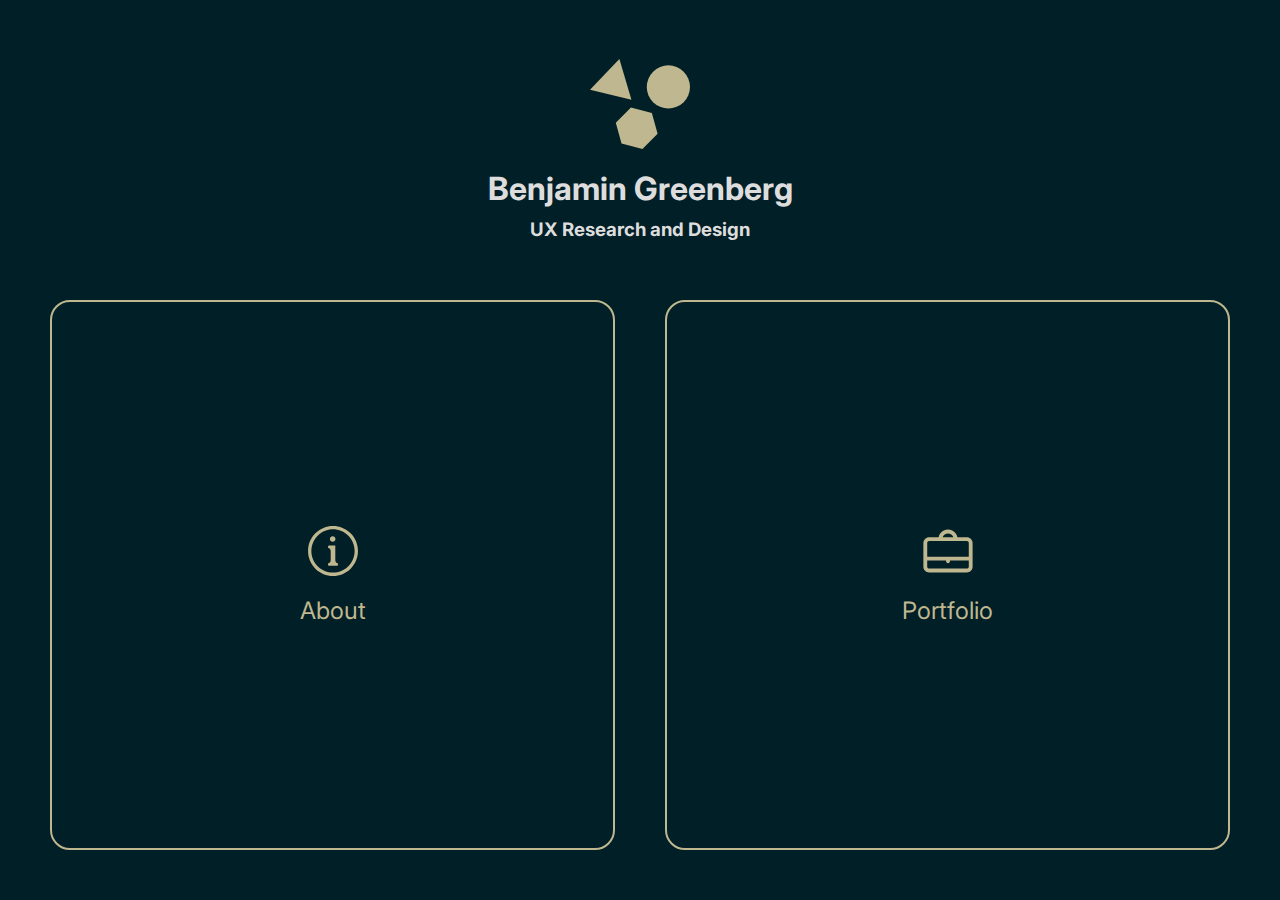
<file: index.html>
<!DOCTYPE html>
<html lang="en">
<head>
    <script async src="https://www.googletagmanager.com/gtag/js?id=G-NVKT4VC6KF"></script>
    <script>
    window.dataLayer = window.dataLayer || [];
    function gtag(){dataLayer.push(arguments);}
    gtag('js', new Date());
    gtag('config', 'G-NVKT4VC6KF');
    </script>
    <meta charset="UTF-8">
    <link rel="icon" href="./images/logo.svg">
    <meta name="viewport" content="width=device-width, initial-scale=1.0">
    <link rel="stylesheet" href="./css/html5reset.css">
    <link rel="stylesheet" href="./css/style.css">
    <link rel="preconnect" href="https://fonts.googleapis.com">
    <link rel="preconnect" href="https://fonts.gstatic.com" crossorigin>
    <link href="https://fonts.googleapis.com/css2?family=Inter:wght@100;200;300;400;500;600;700;800;900&display=swap" rel="stylesheet">
    <title>Home</title>
</head>
<body>
    <main>
        <div class="homepage color-theme">
            <div class="home-body">
                <div class="home-header">
                    <img src="./images/logo.svg" alt="logo" style="width: 100px;">
                    <h1>Benjamin Greenberg </h1>
                    <h3>UX Research and Design</h3>
                </div>
            </div>
            <div class="home-nav">
                <a class="home-about border-theme" href="./about.html">
                        <img id="about-image" src="./images/home_images/about_gold.svg" alt="about" style="width: 50px;">
                        <h2>About</h2>
                </a>
                <a class="home-portfolio border-theme" href="./portfolio.html">
                    <img id="portfolio-image" src="./images/home_images/portfolio_gold.svg" alt="portfolio" style="width: 50px;">
                    <h2>Portfolio</h2>
                </a>
                <!-- <a class="home-contact color-theme" href="./contact.html">
                    <img id="contact-image" src="./images/home_images/contact_gold.svg" alt="contact" style="width: 50px;">
                    <h2>Contact</h2>
                </a> -->
            </div>
        </div>
    </main>
    <script src="./js/app.js"></script>
</body>
</html>
</file>
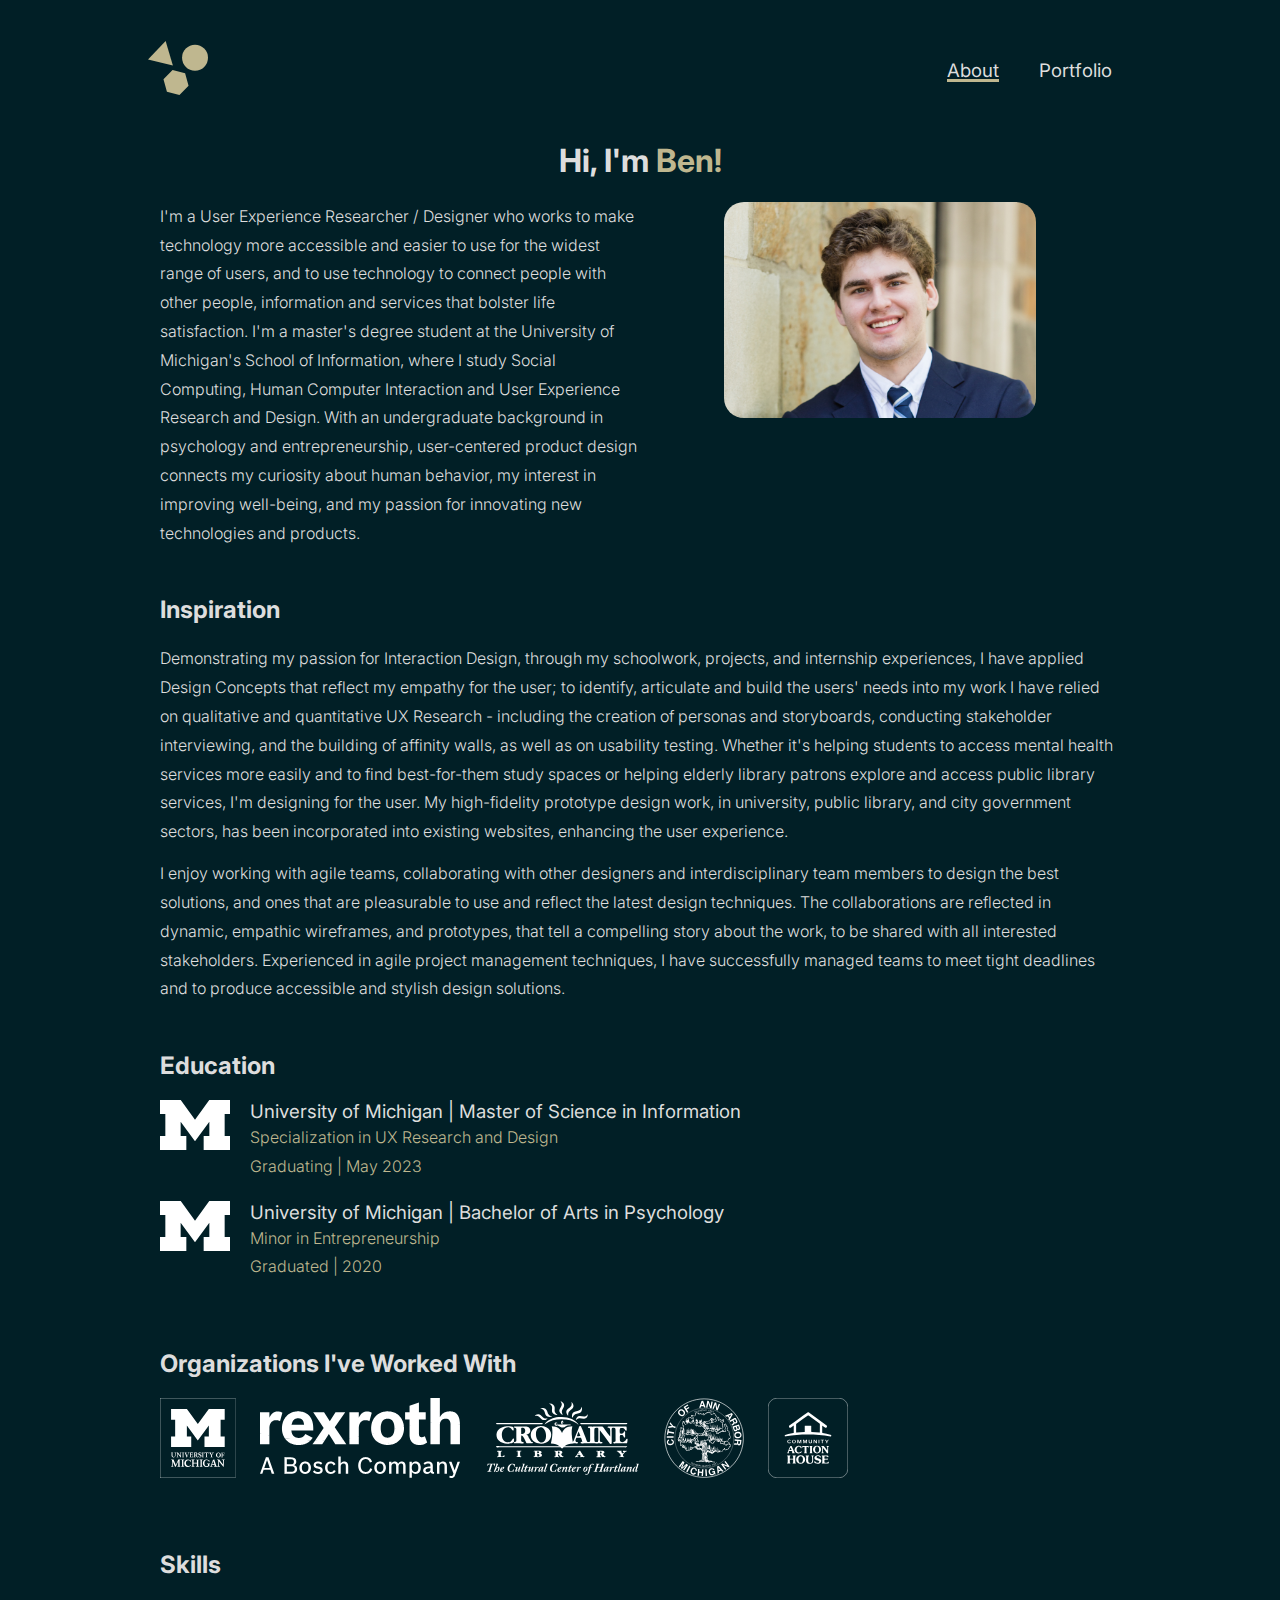
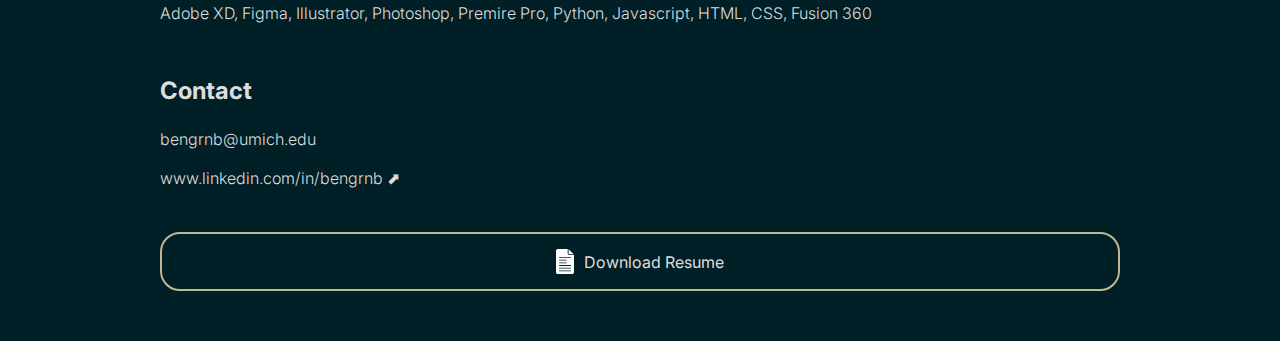
<file: about.html>
<!DOCTYPE html>
<html lang="en">
<head>
    <script async src="https://www.googletagmanager.com/gtag/js?id=G-NVKT4VC6KF"></script>
    <script>
    window.dataLayer = window.dataLayer || [];
    function gtag(){dataLayer.push(arguments);}
    gtag('js', new Date());
    gtag('config', 'G-NVKT4VC6KF');
    </script>
    <meta charset="UTF-8">
    <link rel="icon" href="./images/logo.svg">
    <meta name="viewport" content="width=device-width, initial-scale=1.0">
    <link rel="stylesheet" href="./css/html5reset.css">
    <link rel="stylesheet" href="./css/style.css">
    <link rel="preconnect" href="https://fonts.googleapis.com">
    <link rel="preconnect" href="https://fonts.gstatic.com" crossorigin>
    <link href="https://fonts.googleapis.com/css2?family=Inter:wght@100;200;300;400;500;600;700;800;900&display=swap" rel="stylesheet">
    <title>About</title>
</head>
<body class="color-theme">
    <header>
        <nav>
            <a href="./">
                <img src="./images/logo.svg" alt="logo" style="width: 60px;">
            </a>
            <div class="nav-items">
                <a href="./about.html">
                    <h3 class="about_nav" id="about_active">About</h3>
                </a>
                <a href="./portfolio.html">
                    <h3 class="portfolio_nav">Portfolio</h3>
                </a>
                <!-- <a href="./contact.html">
                    <h3 class="contact_nav">Contact</h3>
                </a> -->
            </div>
        </nav>
    </header>
    <main>
        <div class="information color-theme">
            <h1 class="left">Hi, I'm <span style="color: #BFB78F; font-weight: bold;">Ben!</span></h1>
            <div class="intro-paragraph">
                <p>I'm a User Experience Researcher / Designer who works to make technology more accessible and easier to use for the widest range of users, and to use technology to connect people with other people, information and services that bolster life satisfaction. I'm a master's degree student at the University of Michigan's School of Information, where I study Social Computing, Human Computer Interaction and User Experience Research and Design. With an undergraduate background in psychology and entrepreneurship, user-centered product design connects my curiosity about human behavior, my interest in improving well-being, and my passion for innovating new technologies and products.
                </p>
                <img id="headshot" src="./images/about_images/headshot.jpg" alt="Headshot">
            </div>
            <h2>Inspiration</h2>
            <p>Demonstrating my passion for Interaction Design, through my schoolwork, projects, and internship experiences, I have applied Design Concepts that reflect my empathy for the user; to identify, articulate and build the users' needs into my work I have relied on qualitative and quantitative UX Research - including the creation of personas and storyboards, conducting stakeholder interviewing, and the building of affinity walls, as well as on usability testing. Whether it's helping students to access mental health services more easily and to find best-for-them study spaces or helping elderly library patrons explore and access public library services, I'm designing for the user. My high-fidelity prototype design work, in university, public library, and city government sectors, has been incorporated into existing websites, enhancing the user experience.</p>
            <p style="margin-top: 0.83em;">I enjoy working with agile teams, collaborating with other designers and interdisciplinary team members to design the best solutions, and ones that are pleasurable to use and reflect the latest design techniques. The collaborations are reflected in dynamic, empathic wireframes, and prototypes, that tell a compelling story about the work, to be shared with all interested stakeholders. Experienced in agile project management techniques, I have successfully managed teams to meet tight deadlines and to produce accessible and stylish design solutions.</p>
            <h2>Education</h2>
            <div class="education">
                <img src="./images/about_images/university_of_michigan_logo.svg" alt="University of Michigan Logo">
                <div class="education-text">
                    <h3>University of Michigan | Master of Science in Information</h3>
                    <p>Specialization in UX Research and Design</p>
                    <p>Graduating | May 2023</p>
                </div>
            </div>
            <div class="education">
                <img src="./images/about_images/university_of_michigan_logo.svg" alt="University of Michigan Logo">
                <div class="education-text">
                    <h3>University of Michigan | Bachelor of Arts in Psychology</h3>
                    <p>Minor in Entrepreneurship</p>
                    <p>Graduated | 2020</p>
                </div>
            </div>
            <h2>Organizations I've Worked With</h2>
            <div class="logos">
                <img src="./images/about_images/uofm.svg" alt="University of Michigan Logo">
                <img src="./images/about_images/bosch.svg" alt="Bosch Rexroth Logo">
                <img src="./images/about_images/cromainedistrictlibrary.svg" alt="Cromaine District Library">
                <img src="./images/about_images/annarbor.svg" alt="City of Ann Arbor Logo">
                <img src="./images/about_images/cah.svg" alt="Community Action House">
            </div>
            <h2>Skills</h2>
            <p>Adobe XD, Figma, Illustrator, Photoshop, Premire Pro, Python, Javascript, HTML, CSS, Fusion 360</p>
            <h2>Contact</h2>
            <p style="margin-bottom: 10px;">bengrnb@umich.edu</p>
            <a href="https://www.linkedin.com/in/bengrnb/" target="_blank">
                <p>www.linkedin.com/in/bengrnb &#11016;</p>
            </a>
            <a class="download-button" href="./images/about_images/BenjaminGreenberg_Resume.pdf" download>
                <div class="download border-theme">
                    <img id="resume-image" src="./images/about_images/resume.svg" alt="Resume">
                    <h4 style="margin-top:0px;">Download Resume</h4>
                </div>
            </a>
        </div>
    </main>
    <script src="./js/about.js"></script>
</body>
</html>
</file>
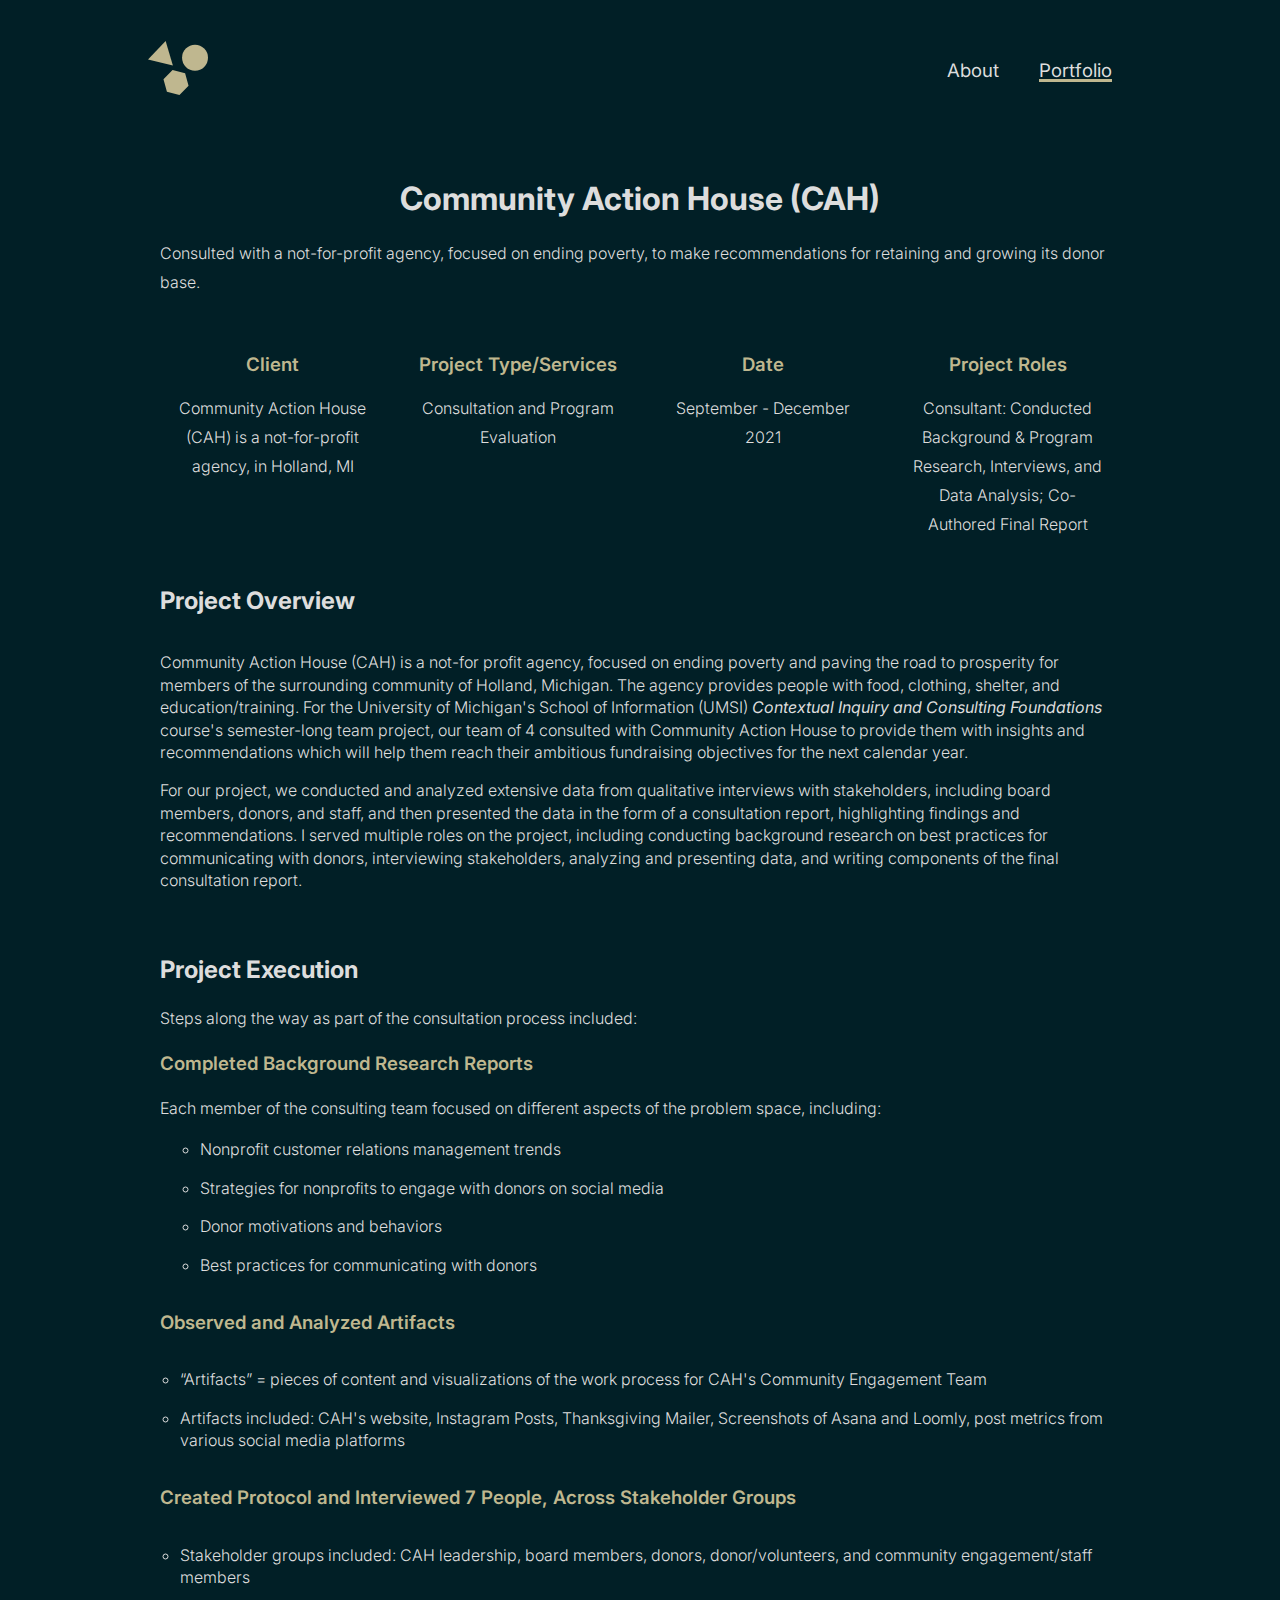
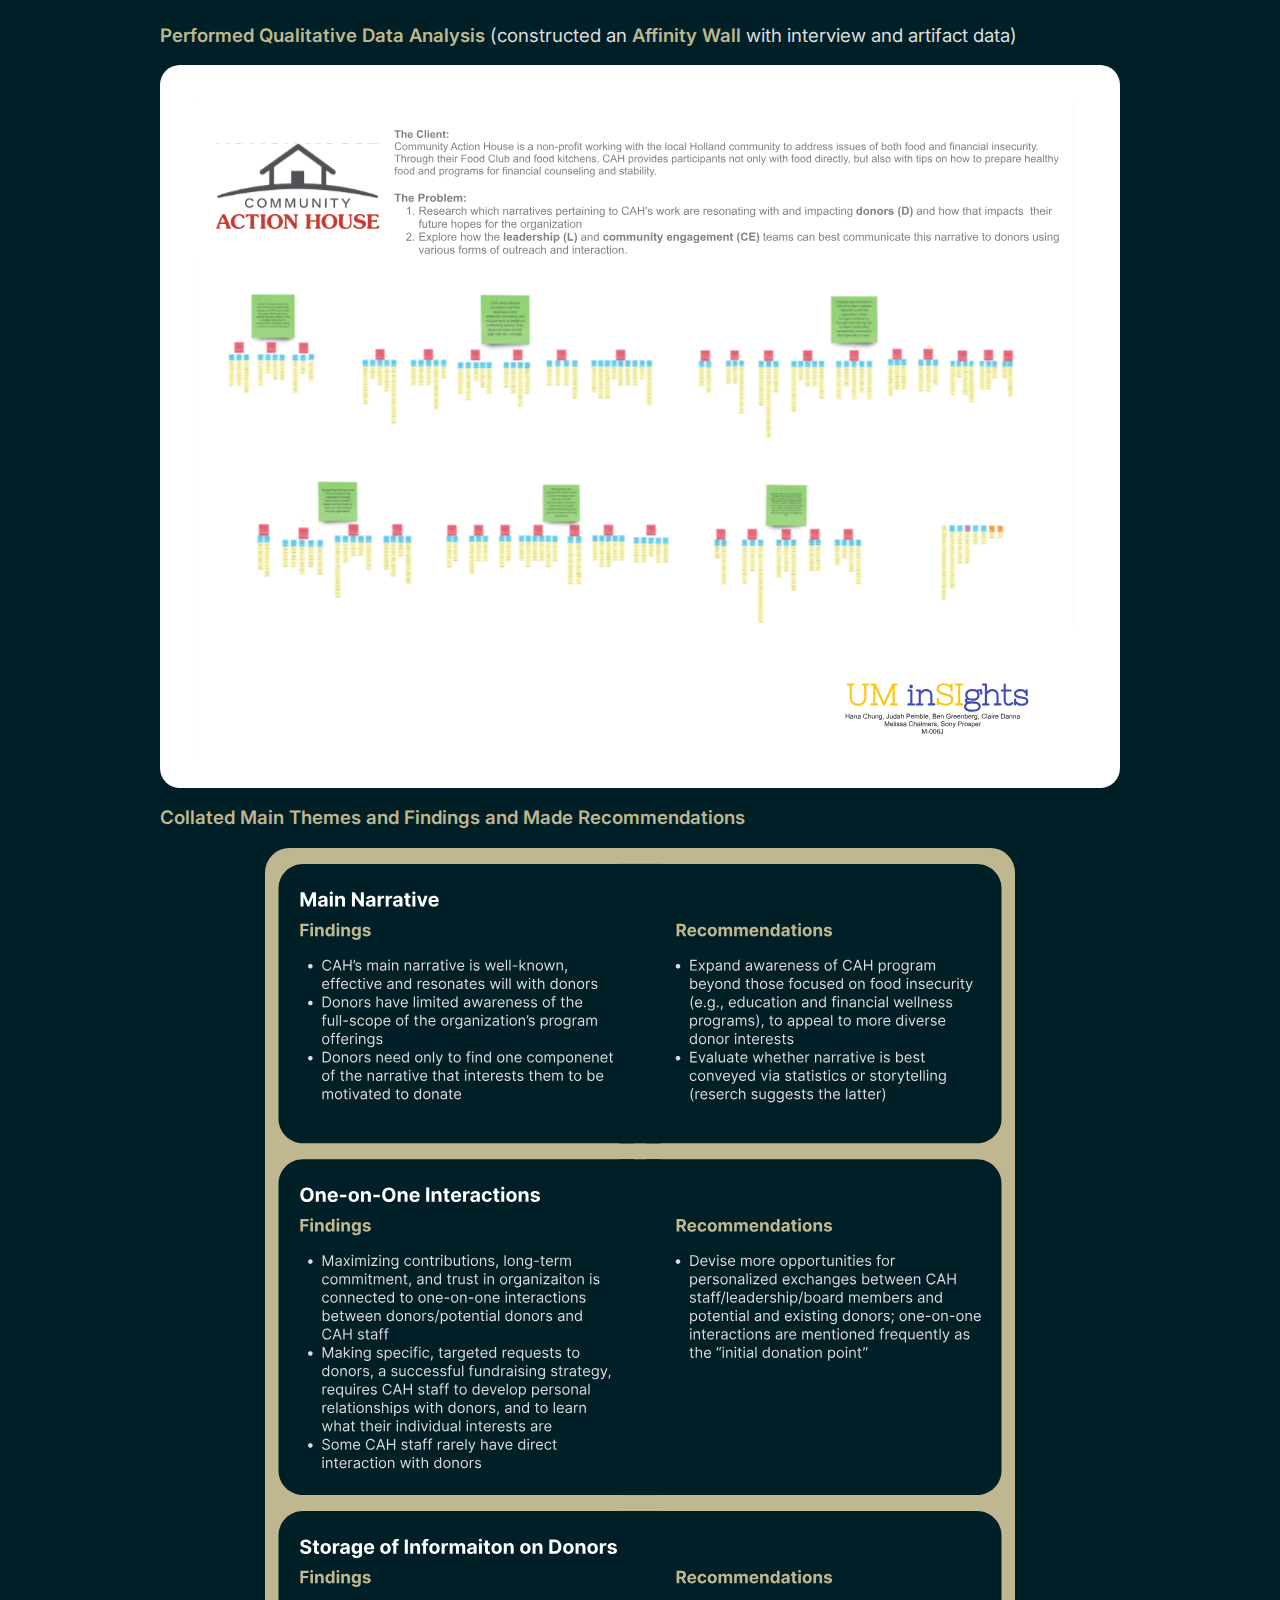
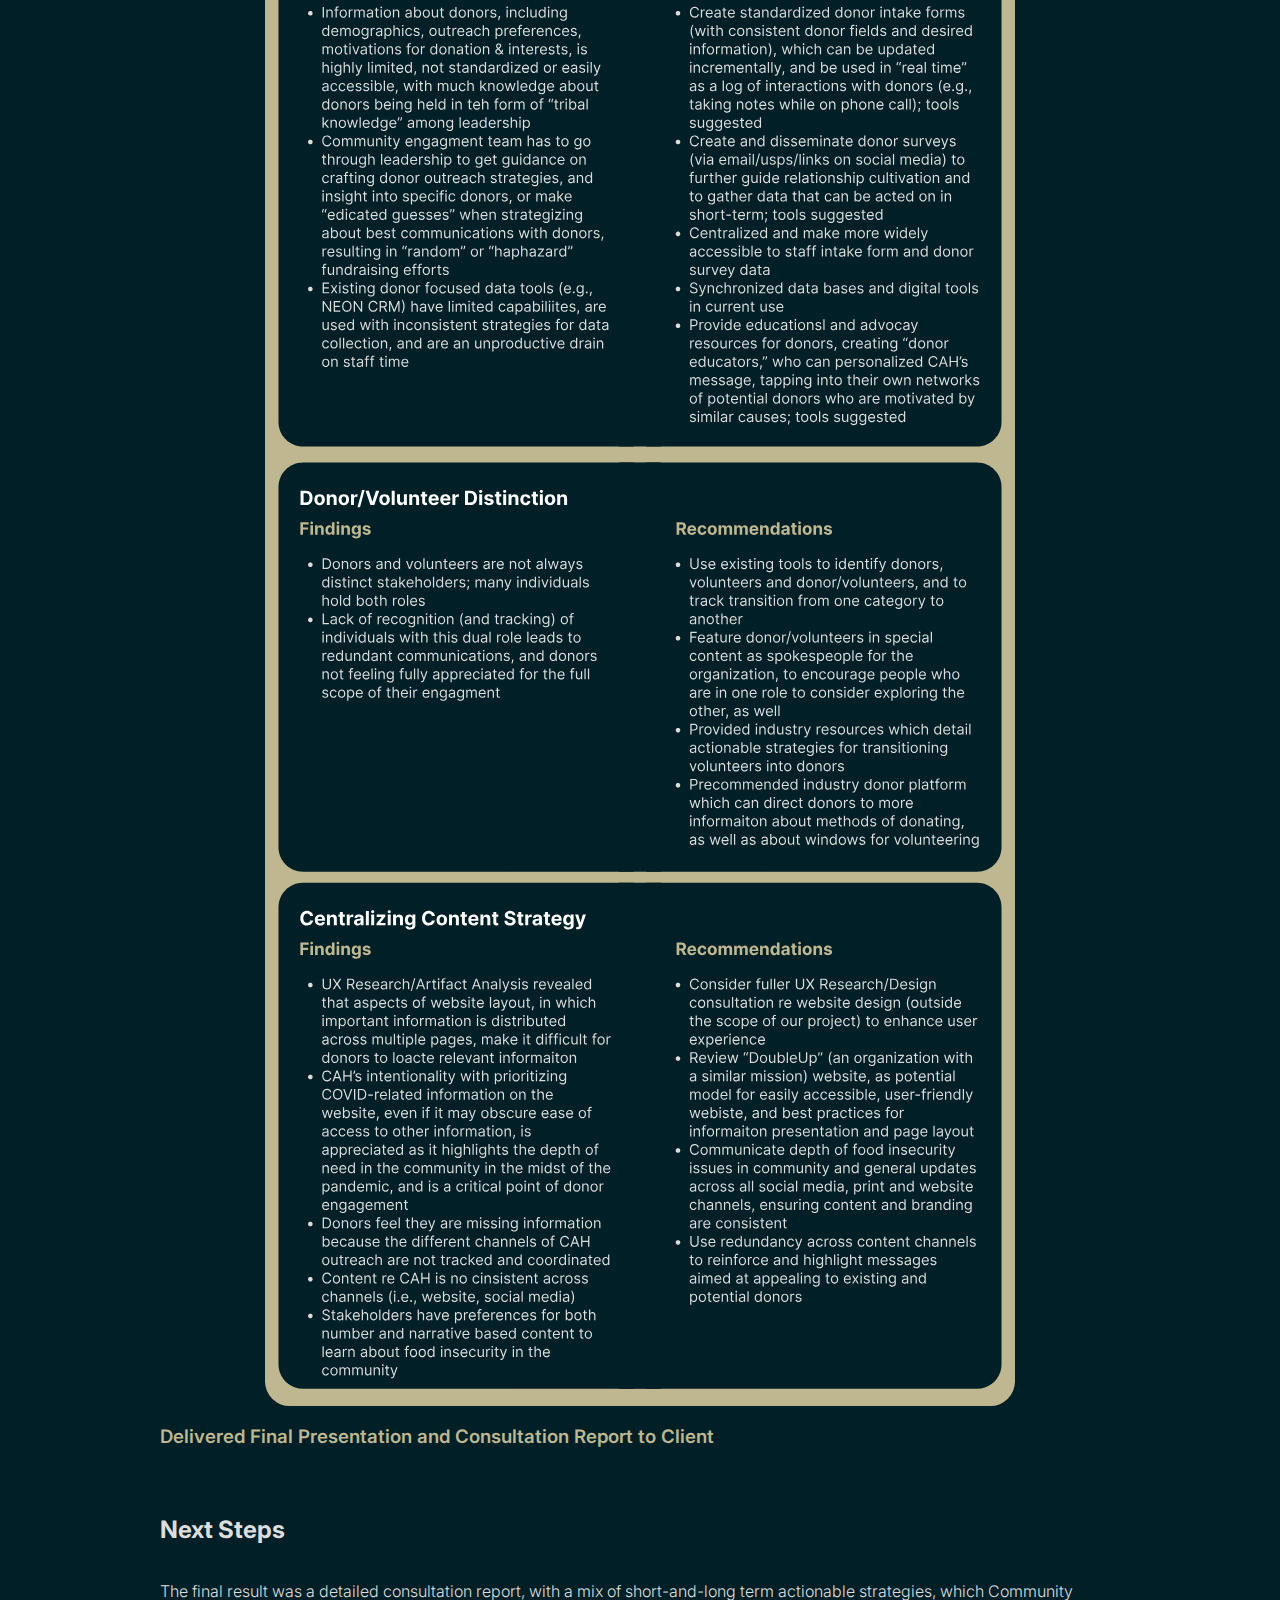
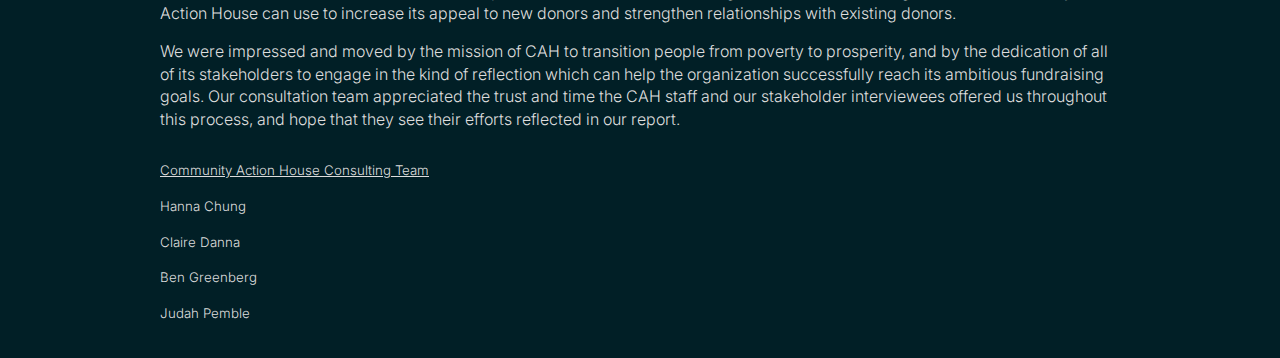
<file: cah.html>
<!DOCTYPE html>
<html lang="en">
<head>
    <script async src="https://www.googletagmanager.com/gtag/js?id=G-NVKT4VC6KF"></script>
    <script>
    window.dataLayer = window.dataLayer || [];
    function gtag(){dataLayer.push(arguments);}
    gtag('js', new Date());
    gtag('config', 'G-NVKT4VC6KF');
    </script>
    <meta charset="UTF-8">
    <link rel="icon" href="./images/logo.svg">
    <meta name="viewport" content="width=device-width, initial-scale=1.0">
    <link rel="stylesheet" href="./css/html5reset.css">
    <link rel="stylesheet" href="./css/style.css">
    <link rel="preconnect" href="https://fonts.googleapis.com">
    <link rel="preconnect" href="https://fonts.gstatic.com" crossorigin>
    <link href="https://fonts.googleapis.com/css2?family=Inter:wght@100;200;300;400;500;600;700;800;900&display=swap" rel="stylesheet">
    <title>Portfolio | Community Action House</title>
</head>
<body class="color-theme">
    <header>
        <nav>
            <a href="./">
                <img src="./images/logo.svg" alt="logo" style="width: 60px;">
            </a>
            <div class="nav-items">
                <a href="./about.html">
                    <h3 class="about_nav">About</h3>
                </a>
                <a href="./portfolio.html">
                    <h3 class="portfolio_nav" id="portfolio_active">Portfolio</h3>
                </a>
                <!-- <a href="./contact.html">
                    <h3 class="contact_nav">Contact</h3>
                </a> -->
            </div>
        </nav>
    </header>
    <main>
        <div style="margin-top: 2.33em;" class="information color-theme case-study">
            <h1>Community Action House (CAH)</h1>
            <p>Consulted with a not-for-profit agency, focused on ending poverty, to make recommendations for retaining and growing its donor base.</p>
            <div style="margin-top: 2.33em;" class="project-overview">
                <div class="overview-component">
                    <h3>Client</h3>
                    <p>Community Action House (CAH)  is a not-for-profit agency, in Holland, MI</p>
                </div>
                <div class="overview-component">
                    <h3>Project Type/Services</h3>
                    <p>Consultation and Program Evaluation</p>
                </div>
                <div class="overview-component">
                    <h3>Date</h3>
                    <p>September - December 2021</p>
                </div>
                <div class="overview-component">
                    <h3>Project Roles</h3>
                    <p>Consultant: Conducted Background & Program Research, Interviews, and Data Analysis; Co-Authored Final Report</p>
                </div>
            </div>
            <h2>Project Overview</h2>
            <ul>
                <li>Community Action House (CAH) is a not-for profit agency, focused on ending poverty and paving the road to prosperity for members of the surrounding community of Holland, Michigan. The agency provides people with food, clothing, shelter, and education/training. For the University of Michigan's School of Information (UMSI) <i>Contextual Inquiry and Consulting Foundations</i> course's semester-long team project, our team of 4 consulted with Community Action House to provide them with insights and recommendations which will help them reach their ambitious fundraising objectives for the next calendar year.</li>
                <li>For our project, we conducted and analyzed extensive data from qualitative interviews with stakeholders, including board members, donors, and staff, and then presented the data in the form of a consultation report, highlighting findings and recommendations. I served multiple roles on the project, including conducting background research on best practices for communicating with donors, interviewing stakeholders, analyzing and presenting data, and writing components of the final consultation report.</li>
            </ul>
            <h2>Project Execution</h2>
            <p>Steps along the way as part of the consultation process included:</p>
            <h3>Completed Background Research Reports</h3>
            <p>Each member of the consulting team focused on different aspects of the problem space, including:</p>
            <ul class="project-list">
                <li>Nonprofit customer relations management trends</li>
                <li>Strategies for nonprofits to engage with donors on social media</li>
                <li>Donor motivations and behaviors</li>
                <li>Best practices for communicating with donors</li>
            </ul>
            <h3>Observed and Analyzed Artifacts</h3>
            <ul class="project-list" style="padding-left: 20px;">
                <li>“Artifacts” =  pieces of content and visualizations of the work process for CAH's Community Engagement Team</li>
                <li>Artifacts included: CAH's website, Instagram Posts, Thanksgiving Mailer, Screenshots of Asana and Loomly, post metrics from various social media platforms</li>
            </ul>
            <h3>Created Protocol and Interviewed 7 People, Across Stakeholder Groups</h3>
            <ul class="project-list" style="padding-left: 20px;">
                <li>Stakeholder groups included: CAH leadership, board members, donors, donor/volunteers, and community engagement/staff members</li>
            </ul>
            <h3>Performed Qualitative Data Analysis <span style="color: #dddddd; font-weight: normal;">(constructed an </span>Affinity Wall <span style="color: #dddddd; font-weight: normal;">with interview and artifact data)</span></h3>
            <img class="border-radius" style="padding: 0px;" src="./images/cah_images/cah_affinity_wall.svg" alt="Affinity Wall">
            <h3>Collated Main Themes and Findings and Made Recommendations</h3>
            <div class="cah-graphic">
                <img src="./images/cah_images/cah_findings_recommendations.svg" alt="Findings and Reommendations">
            </div>
            <h3>Delivered Final Presentation and Consultation Report to Client</h3>
            <h2>Next Steps</h2>
            <ul>
                <li>The final result was a detailed consultation report, with a mix of short-and-long term actionable strategies, which Community Action House can use to increase its appeal to new donors and  strengthen relationships with existing donors.</li>
                <li>We were impressed and moved by the mission of CAH to transition people from poverty to prosperity, and by the dedication of all of its stakeholders to engage in the kind of reflection which can help the organization successfully reach its ambitious fundraising goals. Our consultation team appreciated the trust and time the CAH staff and our stakeholder interviewees offered us throughout this process, and hope that they see their efforts reflected in our report.</li>
            </ul>
            <ul class="references">
                <li><u>Community Action House Consulting Team</u></li>
                <li>Hanna Chung</li>
                <li>Claire Danna</li>
                <li>Ben Greenberg</li>
                <li>Judah Pemble</li>
            </ul>
        </div>
    </main>
</body>
</html>
</file>
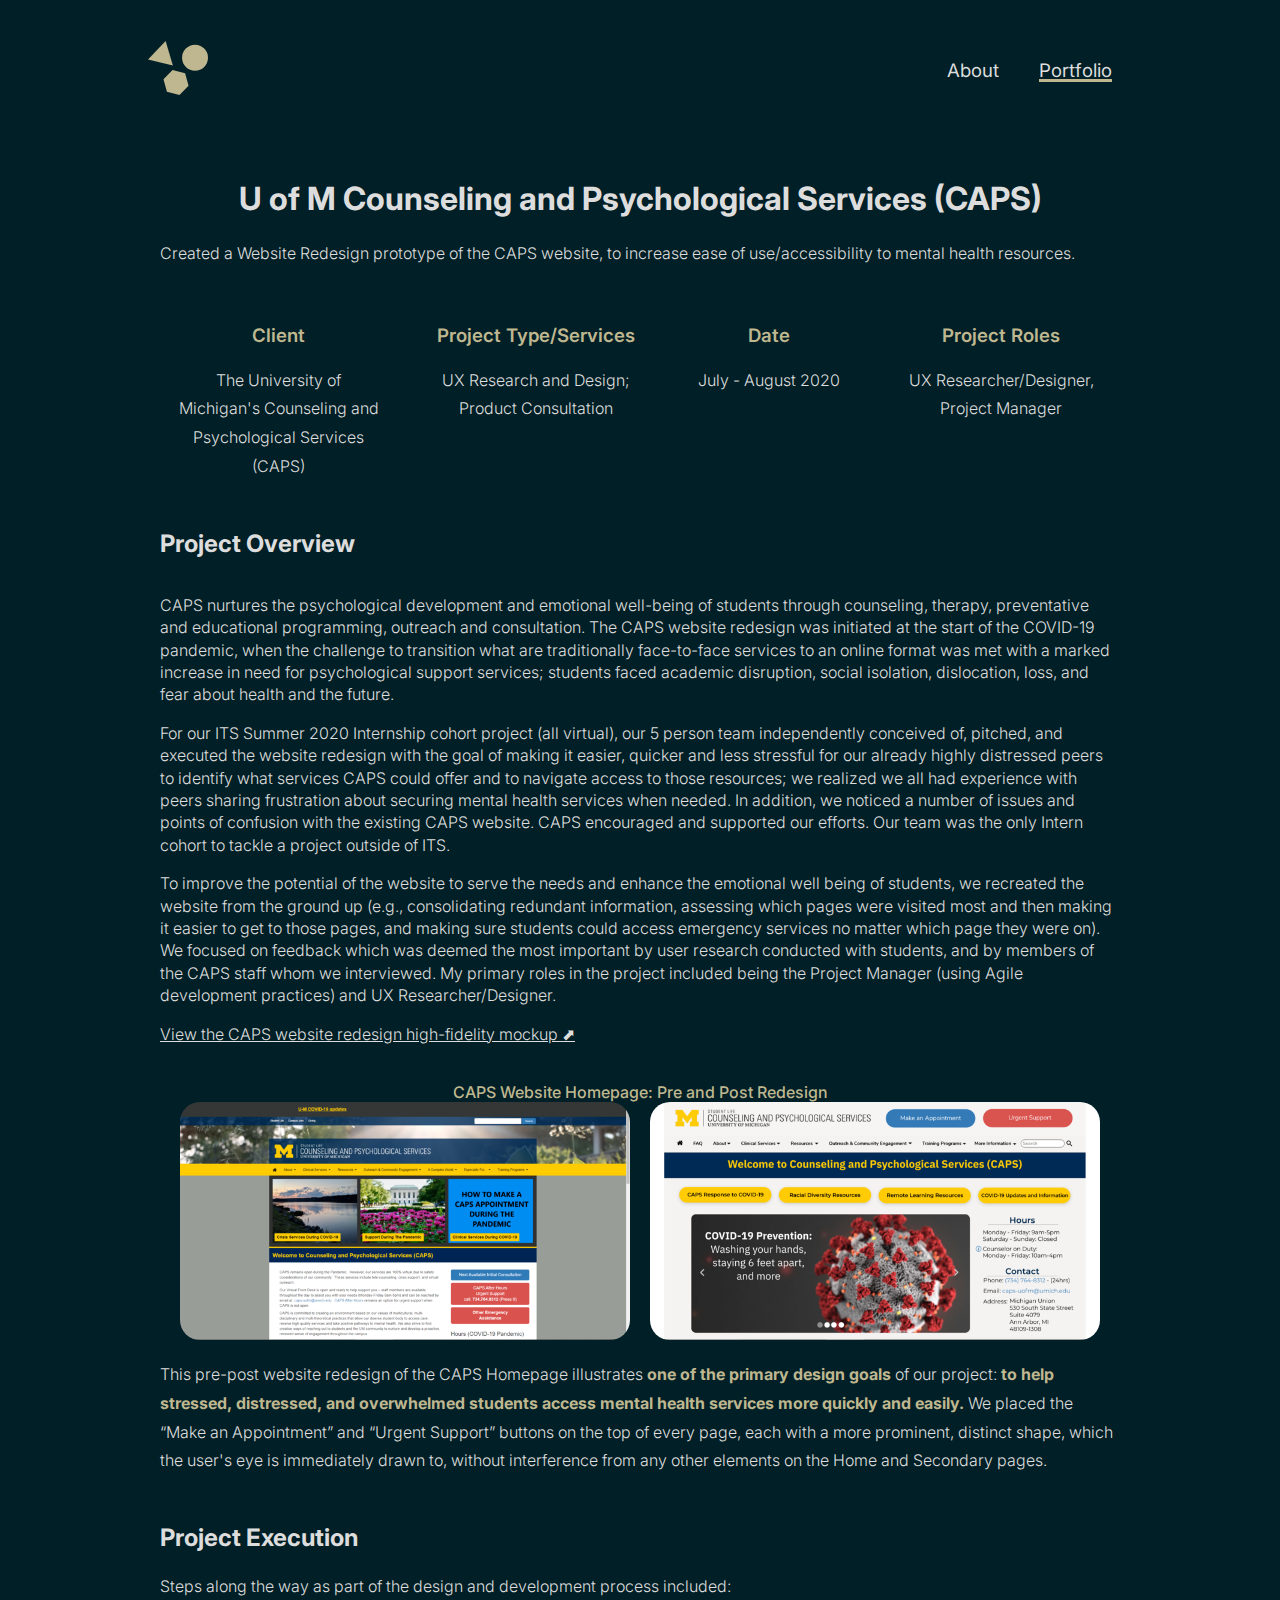
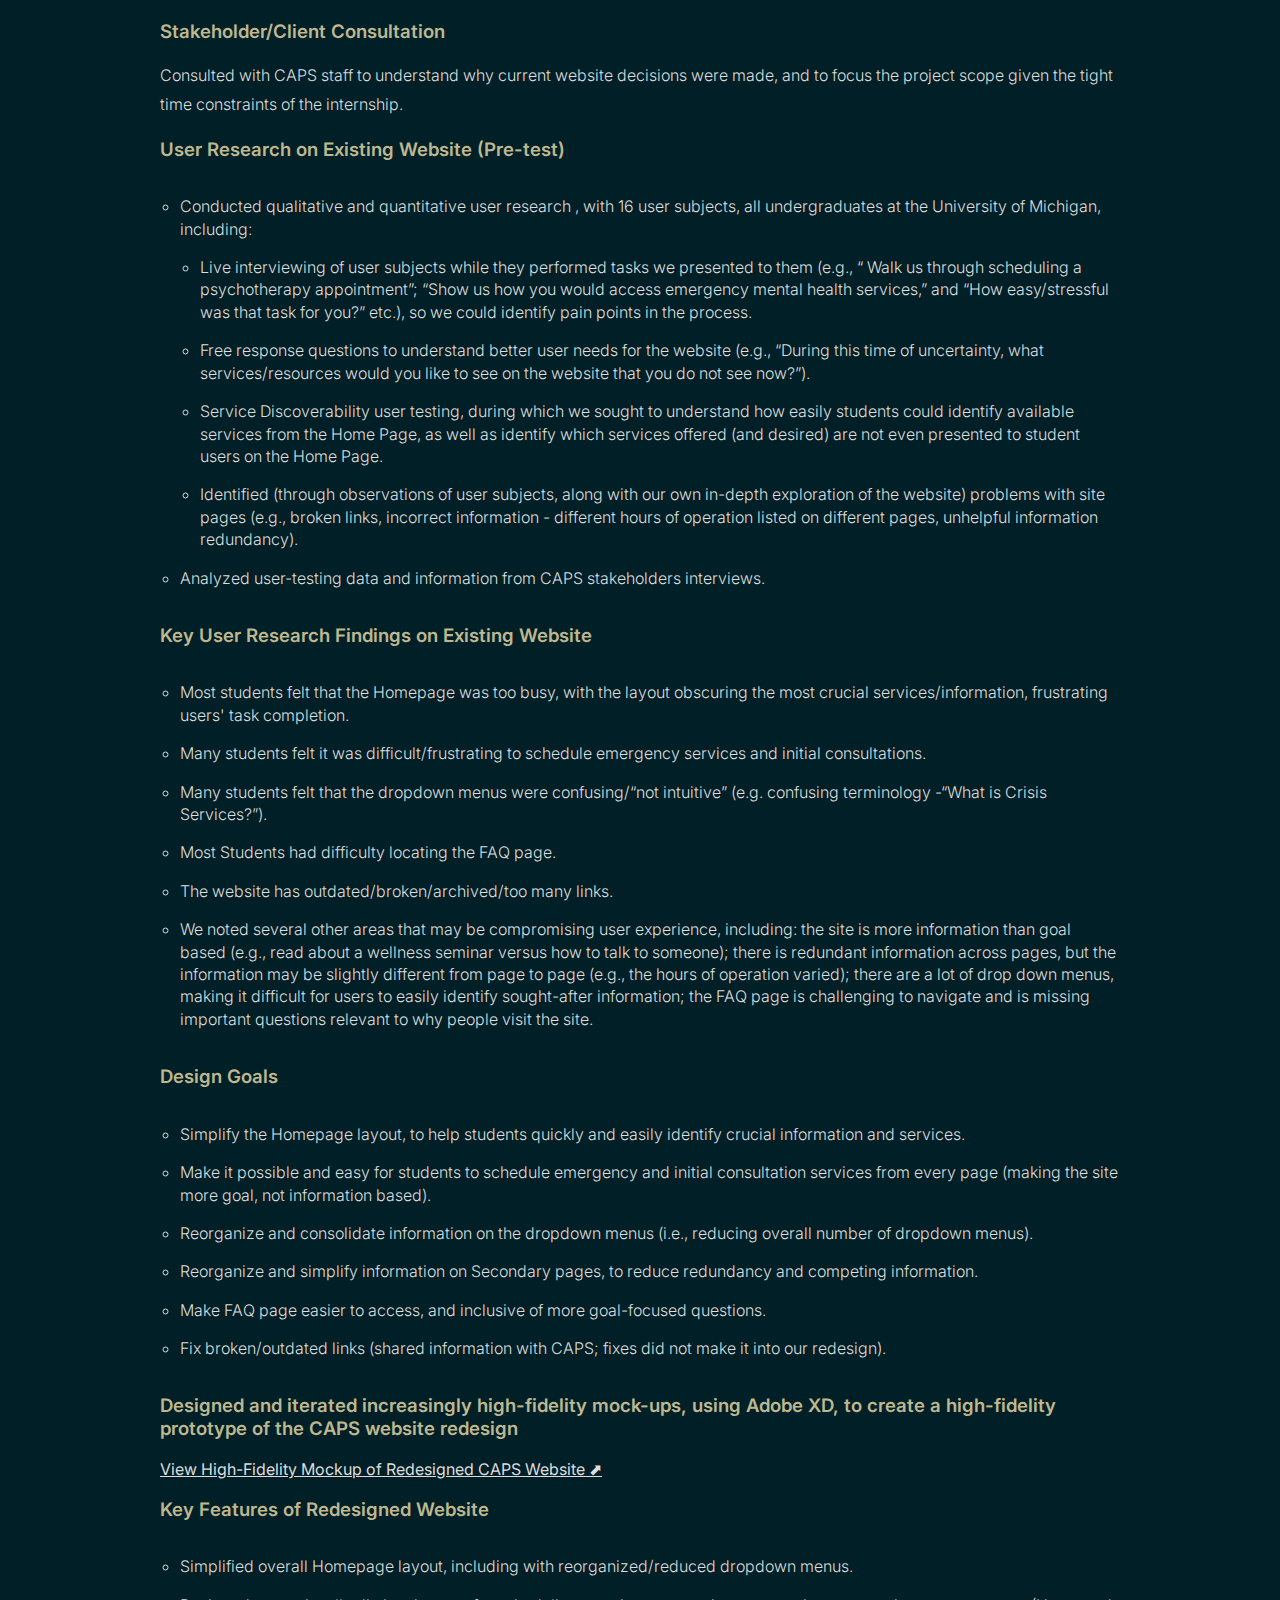
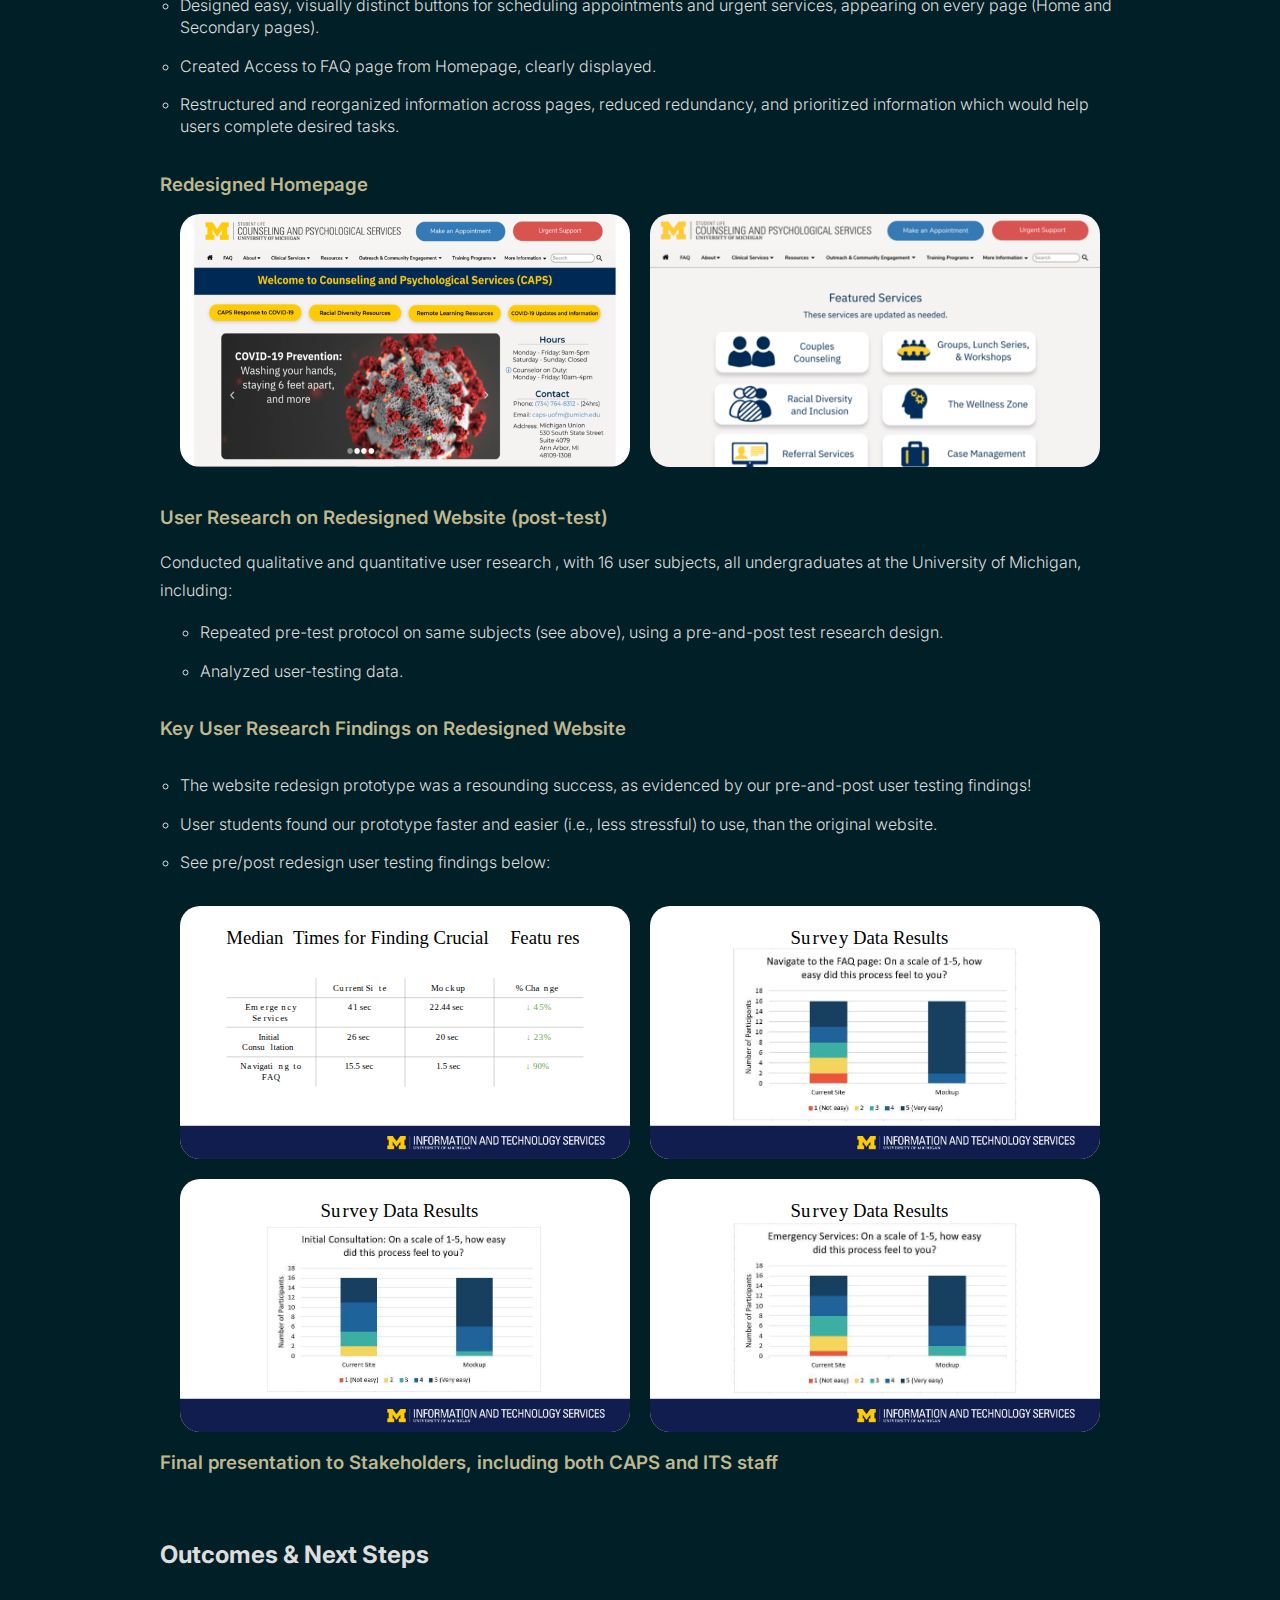
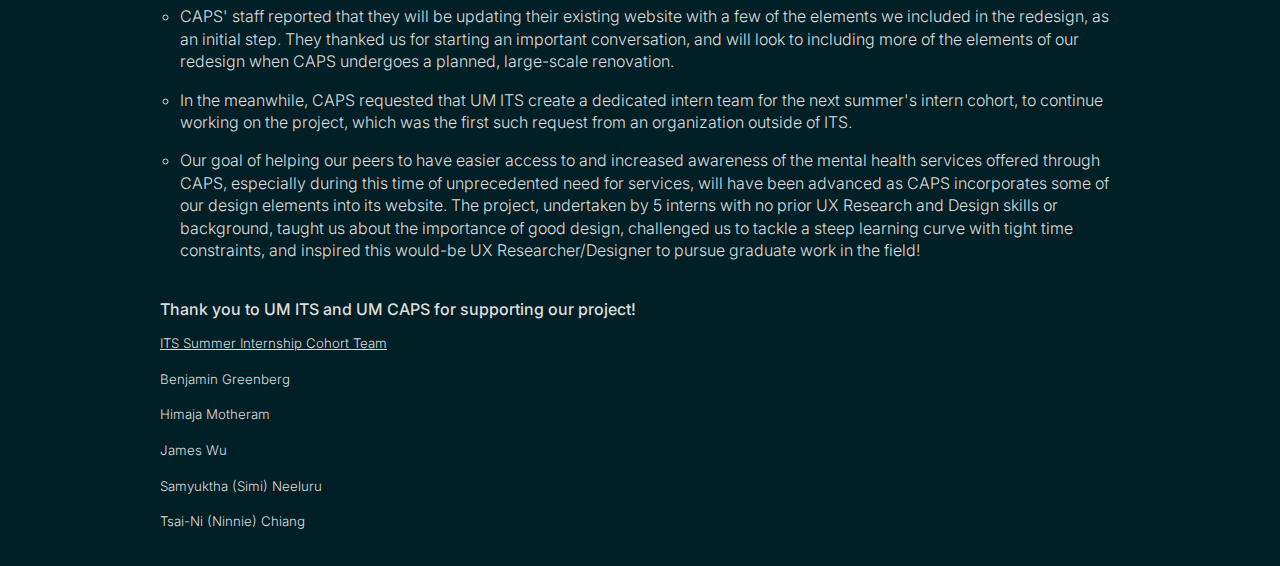
<file: caps.html>
<!DOCTYPE html>
<html lang="en">
<head>
    <script async src="https://www.googletagmanager.com/gtag/js?id=G-NVKT4VC6KF"></script>
    <script>
    window.dataLayer = window.dataLayer || [];
    function gtag(){dataLayer.push(arguments);}
    gtag('js', new Date());
    gtag('config', 'G-NVKT4VC6KF');
    </script>
    <meta charset="UTF-8">
    <link rel="icon" href="./images/logo.svg">
    <meta name="viewport" content="width=device-width, initial-scale=1.0">
    <link rel="stylesheet" href="./css/html5reset.css">
    <link rel="stylesheet" href="./css/style.css">
    <link rel="preconnect" href="https://fonts.googleapis.com">
    <link rel="preconnect" href="https://fonts.gstatic.com" crossorigin>
    <link href="https://fonts.googleapis.com/css2?family=Inter:wght@100;200;300;400;500;600;700;800;900&display=swap" rel="stylesheet">
    <title>Portfolio | U of M Spaces</title>
</head>
<body class="color-theme">
    <header>
        <nav>
            <a href="./">
                <img src="./images/logo.svg" alt="logo" style="width: 60px;">
            </a>
            <div class="nav-items">
                <a href="./about.html">
                    <h3 class="about_nav">About</h3>
                </a>
                <a href="./portfolio.html">
                    <h3 class="portfolio_nav" id="portfolio_active">Portfolio</h3>
                </a>
                <!-- <a href="./contact.html">
                    <h3 class="contact_nav">Contact</h3>
                </a> -->
            </div>
        </nav>
    </header>
    <main>
        <div style="margin-top: 2.33em;" class="information color-theme case-study">
            <h1>U of M Counseling and Psychological Services (CAPS)</h1>
            <p>Created a Website Redesign prototype of the CAPS website, to increase ease of use/accessibility to mental health resources.</p>
            <div style="margin-top: 2.33em;" class="project-overview">
                <div class="overview-component">
                    <h3>Client</h3>
                    <p>The University of Michigan's Counseling and Psychological Services (CAPS)</p>
                </div>
                <div class="overview-component">
                    <h3>Project Type/Services</h3>
                    <p>UX Research and Design; Product Consultation</p>
                </div>
                <div class="overview-component">
                    <h3>Date</h3>
                    <p>July - August 2020</p>
                </div>
                <div class="overview-component">
                    <h3>Project Roles</h3>
                    <p>UX Researcher/Designer, Project Manager</p>
                </div>
            </div>
            <h2>Project Overview</h2>
            <ul>
                <li>CAPS nurtures the psychological development and emotional well-being of students through counseling, therapy, preventative and educational programming, outreach and consultation. The CAPS website redesign was initiated at the start of the COVID-19 pandemic, when the challenge to transition what are traditionally face-to-face services to an online format was met with a marked increase in need for psychological support services; students faced academic disruption, social isolation, dislocation, loss, and fear about health and the future.</li>
                <li>For our ITS Summer 2020 Internship cohort project (all virtual), our 5 person team independently conceived of, pitched, and executed the website redesign with the goal of making it easier, quicker and less stressful for our already highly distressed peers to identify what services CAPS could offer and to navigate access to those resources; we realized we all had experience with peers sharing frustration about securing mental health services when needed. In addition, we noticed a number of issues and points of confusion with the existing CAPS website. CAPS encouraged and supported our efforts. Our team was the only Intern cohort to tackle a project outside of ITS.</li>
                <li>To improve the potential of the website to serve the needs and enhance the emotional well being of students, we recreated the website from the ground up (e.g., consolidating redundant information, assessing which pages were visited most and then making it easier to get to those pages, and making sure students could access emergency services no matter which page they were on). We focused on feedback which was deemed the most important by user research conducted with students, and by members of the CAPS staff whom we interviewed. My primary roles in the project included being the Project Manager (using Agile development practices) and UX Researcher/Designer.</li>
                <li><a href="https://xd.adobe.com/view/8da24307-2ba9-42ed-add6-184131ded028-d8f1/?fullscreen" target="_blank"><u>View the CAPS website redesign high-fidelity mockup &#11016;</u></a></li>
            </ul>
            <h4 style="text-align: center;color: #BFB78F;">CAPS Website Homepage: Pre and Post Redesign</h4>
            <div class="caps-images">
                <img src="./images/caps_images/caps_before.png" alt="CAPS Website Before">
                <img src="./images/caps_images/caps_after.png" alt="CAPS Website After">
            </div>
            <p>This pre-post website redesign of the CAPS Homepage illustrates <span style="color: #BFB78F; font-weight: bold;">one of the primary design goals</span> of our project: <span style="color: #BFB78F; font-weight: bold;">to help stressed, distressed, and overwhelmed students access mental health services more quickly and easily.</span> We placed the “Make an Appointment” and “Urgent Support” buttons on the top of every page, each with a more prominent, distinct shape, which the user's eye is immediately drawn to, without interference from any other elements on the Home and Secondary pages.</p>
            <h2>Project Execution</h2>
            <p>Steps along the way as part of the design and development process included:</p>
            <h3>Stakeholder/Client Consultation</h3>
            <p>Consulted with CAPS staff to understand why current website decisions were made, and to focus the project scope given the tight time constraints of the internship.</p>
            <h3>User Research on Existing Website (Pre-test)</h3>
            <ul class="project-list" style="padding-left: 20px;">
                <li>Conducted qualitative and quantitative user research , with 16 user subjects, all undergraduates at the University of Michigan, including:</li>
            </ul>
            <ul class="project-list" style="padding-left: 40px;">
                <li style="margin-top: 0em;">Live interviewing of user subjects while they performed tasks we presented to them (e.g., “ Walk us through scheduling a psychotherapy appointment”; “Show us how you would access emergency mental health services,” and “How easy/stressful was that task for you?” etc.), so we could identify pain points in the process.</li>
                <li>Free response questions to understand better user needs for the website (e.g., “During this time of uncertainty, what services/resources would you like to see on the website that you do not see now?”).</li>
                <li>Service Discoverability user testing, during which we sought to understand how easily students could identify available services from the Home Page, as well as identify which services offered (and desired) are not even presented to student users on the Home Page.</li>
                <li style="margin-bottom: 0em;">Identified (through observations of user subjects, along with our own in-depth exploration of the website) problems with site pages (e.g., broken links, incorrect information - different hours of operation listed on different pages, unhelpful information redundancy).</li>
            </ul>
            <ul class="project-list" style="padding-left: 20px;">
                <li>Analyzed user-testing data and information from CAPS stakeholders interviews.</li>
            </ul>
            <h3>Key User Research Findings on Existing Website</h3>
            <ul class="project-list" style="padding-left: 20px;">
                <li>Most students felt that the Homepage was too busy, with the layout obscuring the most crucial services/information, frustrating users' task completion.</li>
                <li>Many students felt it was difficult/frustrating to schedule emergency services and initial consultations.</li>
                <li>Many students felt that the dropdown menus were confusing/“not intuitive” (e.g. confusing terminology -“What is Crisis Services?”).</li>
                <li>Most Students had difficulty locating the FAQ page.</li>
                <li>The website has outdated/broken/archived/too many links.</li>
                <li>We noted several other areas that may be compromising user experience, including: the site is more information than goal based (e.g., read about a wellness seminar versus how to talk to someone); there is redundant information across pages, but the information may be slightly different from page to page (e.g., the hours of operation varied);  there are a lot of drop down menus, making it difficult for users to easily identify sought-after information; the FAQ page is challenging to navigate and is missing important questions relevant to why people visit the site.</li>
            </ul>
            <h3>Design Goals</h3>
            <ul class="project-list" style="padding-left: 20px;">
                <li>Simplify the Homepage layout, to help students quickly and easily identify crucial information and services.</li>
                <li>Make it possible and easy for students to schedule emergency and initial consultation services from every page (making the site more goal, not information based).</li>
                <li>Reorganize and consolidate information on the dropdown menus (i.e., reducing overall number of dropdown menus).</li>
                <li>Reorganize and simplify information on Secondary pages, to reduce redundancy and competing information.</li>
                <li>Make FAQ page easier to access, and inclusive of more goal-focused questions.</li>
                <li>Fix broken/outdated links (shared information with CAPS; fixes did not make it into our redesign).</li>
            </ul>
            <h3>Designed and iterated increasingly high-fidelity mock-ups, using Adobe XD, to create a high-fidelity prototype of the CAPS website redesign</h3>
            <a href="https://xd.adobe.com/view/8da24307-2ba9-42ed-add6-184131ded028-d8f1/?fullscreen" target="_blank"><u>View High-Fidelity Mockup of Redesigned CAPS Website &#11016;</u></a>
            <h3>Key Features of Redesigned Website</h3>
            <ul class="project-list" style="padding-left: 20px;">
                <li>Simplified overall Homepage layout, including with reorganized/reduced dropdown menus.</li>
                <li>Designed easy, visually distinct buttons for scheduling appointments and urgent services, appearing on every page (Home and Secondary pages).</li>
                <li>Created Access to FAQ page from Homepage, clearly displayed.</li>
                <li>Restructured and reorganized information across pages, reduced redundancy, and prioritized information which would help users complete desired tasks.</li>
            </ul>
            <h3>Redesigned Homepage</h3>
            <div class="caps-images">
                <img class="border-radius" src="./images/caps_images/caps_after.png" alt="Redesigned Homepage Top">
                <img src="./images/caps_images/caps_homepage_bottom.png" alt="Redesigned Homepage Bottom">
            </div>
            <h3>User Research on Redesigned Website (post-test)</h3>
            <p>Conducted qualitative and quantitative user research , with 16 user subjects, all undergraduates at the University of Michigan, including:</p>
            <ul class="project-list">
                <li>Repeated pre-test protocol on same subjects (see above), using a pre-and-post test research design.</li>
                <li>Analyzed user-testing data.</li>
            </ul>
            <h3>Key User Research Findings on Redesigned Website</h3>
            <ul class="project-list" style="padding-left: 20px;">
                <li>The website redesign prototype was a resounding success, as evidenced by our pre-and-post user testing findings!</li>
                <li>User students found our prototype faster and easier (i.e., less stressful) to use, than the original website.</li>
                <li>See pre/post redesign user testing findings below:</li>
            </ul>
            <div class="caps-images" style="padding: 0px; padding-top: 1em;">
                <img src="./images/caps_images/caps_findings.svg" alt="CAPS Redesign Findings Overview">
                <img src="./images/caps_images/caps_faq_findings.svg" alt="CAPS Redesign FAQ Findings">
                <img src="./images/caps_images/caps_ic_findings.svg" alt="CAPS Redesign Initial Consultation Findings">
                <img src="./images/caps_images/caps_es_findings.svg" alt="CAPS Redesign Emergency Services Findings">
            </div>
            <h3>Final presentation to Stakeholders, including both CAPS and ITS staff</h3>
            <h2>Outcomes & Next Steps</h2>
            <ul class="project-list" style="padding-left: 20px;">
                <li>CAPS' staff reported that they will be updating their existing website with a few of the elements we included in the redesign, as an initial step.  They thanked us for starting an important conversation, and will look to including more of the elements of our redesign when CAPS undergoes a planned, large-scale renovation.</li>
                <li>In the meanwhile, CAPS requested that UM ITS create a dedicated intern team for the next summer's intern cohort, to continue working on the project, which was the first such request from an organization outside of ITS.</li>
                <li>Our goal of helping our peers to have easier access to and increased awareness of the mental health services offered through CAPS, especially during this time of unprecedented need for services, will have been advanced as CAPS incorporates some of our design elements into its website. The project, undertaken by 5 interns with no prior UX Research and Design skills or background, taught us about the importance of good design, challenged us to tackle a steep learning curve with tight time constraints, and inspired this would-be UX Researcher/Designer to pursue graduate work in the field!</li>
            </ul>
            <h4>Thank you to UM ITS and UM CAPS for supporting our project!</h4>
            <ul class="references">
                <li><u>ITS Summer Internship Cohort Team</u></li>
                <li>Benjamin Greenberg</li>
                <li>Himaja Motheram</li>
                <li>James Wu</li>
                <li>Samyuktha (Simi) Neeluru</li>
                <li>Tsai-Ni (Ninnie) Chiang</li>
            </ul>
        </div>
    </main>
</body>
</html>
</file>
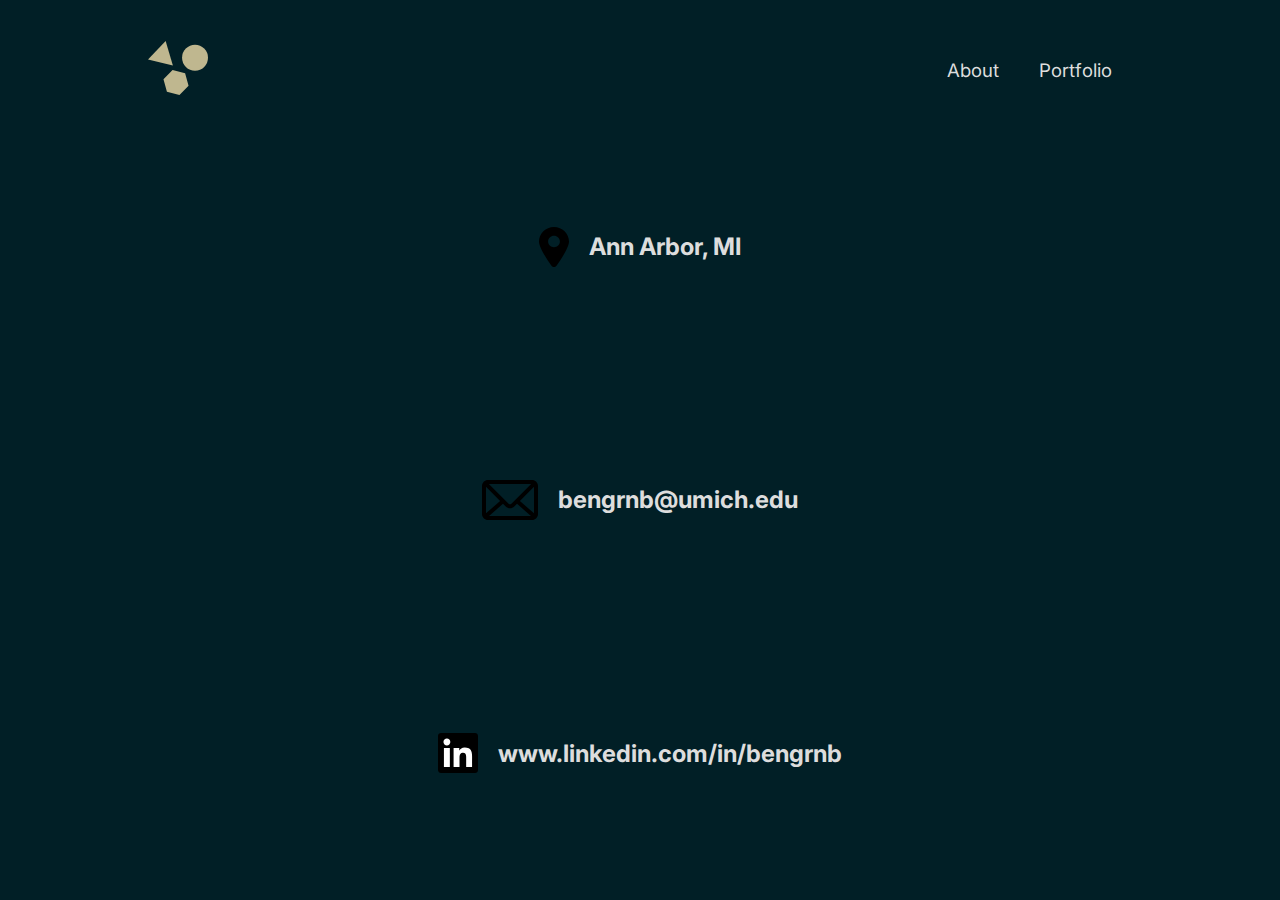
<file: contact.html>
<!DOCTYPE html>
<html lang="en">
<head>
    <script async src="https://www.googletagmanager.com/gtag/js?id=G-NVKT4VC6KF"></script>
    <script>
    window.dataLayer = window.dataLayer || [];
    function gtag(){dataLayer.push(arguments);}
    gtag('js', new Date());
    gtag('config', 'G-NVKT4VC6KF');
    </script>
    <meta charset="UTF-8">
    <link rel="icon" href="./images/logo.svg">
    <meta name="viewport" content="width=device-width, initial-scale=1.0">
    <link rel="stylesheet" href="./css/html5reset.css">
    <link rel="stylesheet" href="./css/style.css">
    <link rel="preconnect" href="https://fonts.googleapis.com">
    <link rel="preconnect" href="https://fonts.gstatic.com" crossorigin>
    <link href="https://fonts.googleapis.com/css2?family=Inter:wght@100;200;300;400;500;600;700;800;900&display=swap" rel="stylesheet">
    <title>Contact</title>
</head>
<body class="color-theme">
    <header>
        <nav>
            <a href="./">
                <img src="./images/logo.svg" alt="logo" style="width: 60px;">
            </a>
            <div class="nav-items">
                <a href="./about.html">
                    <h3 class="about_nav">About</h3>
                </a>
                <a href="./portfolio.html">
                    <h3 class="portfolio_nav">Portfolio</h3>
                </a>
                <!-- <a href="./contact.html">
                    <h3 class="contact_nav" id="contact_active">Contact</h3>
                </a> -->
            </div>
        </nav>
    </header>
    <main>
        <div class="contact_body color-theme">
            <div class="contact_info">
                <div class="contact_content">
                    <img src="./images/contact_images/location.svg" alt="Location">
                    <h2>Ann Arbor, MI</h2>
                </div>
                <div class="contact_content">
                    <img src="./images/contact_images/email.svg" alt="Email">
                    <h2>bengrnb@umich.edu</h2>
                </div>
                <div class="contact_content">
                    <img src="./images/contact_images/linkedin.svg" alt="Linkedin Logo">
                    <h2>www.linkedin.com/in/bengrnb</h2>
                </div>
            </div>
        </div>
    </main>
</body>
</html>
</file>
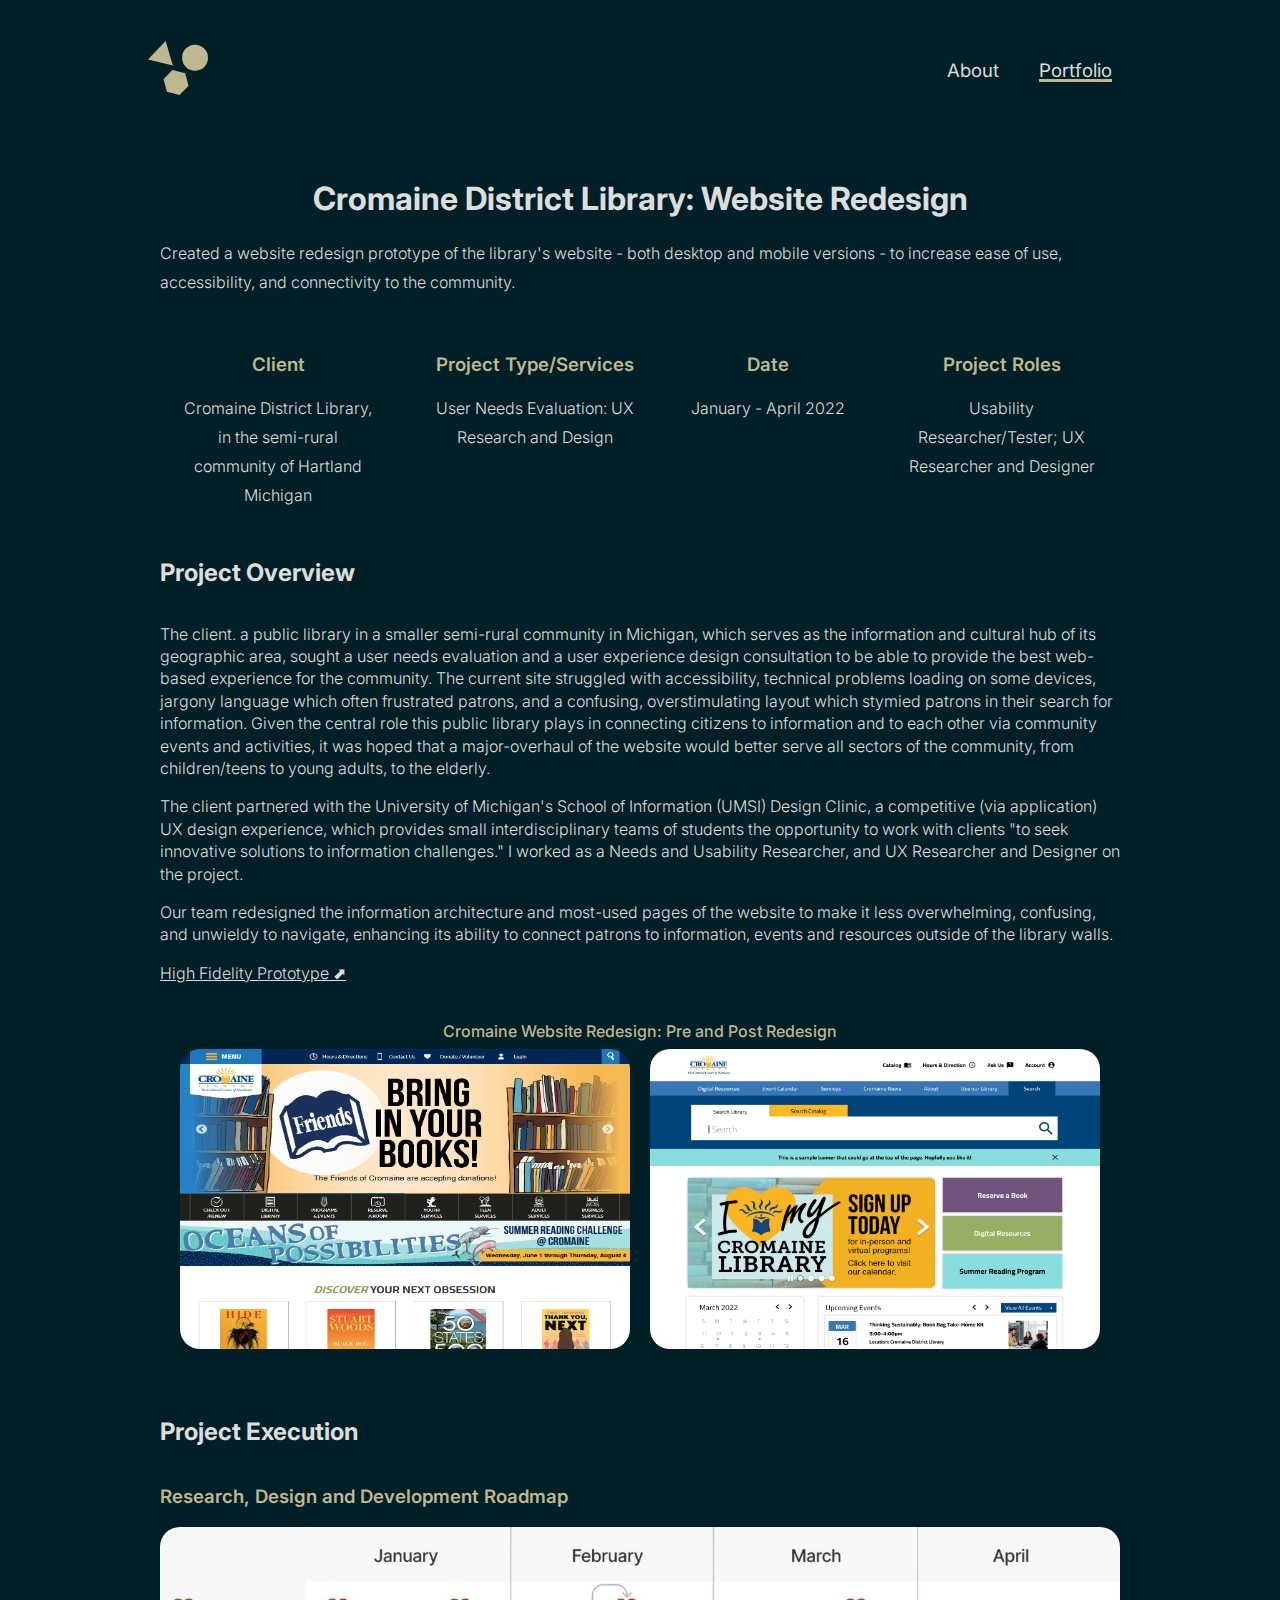
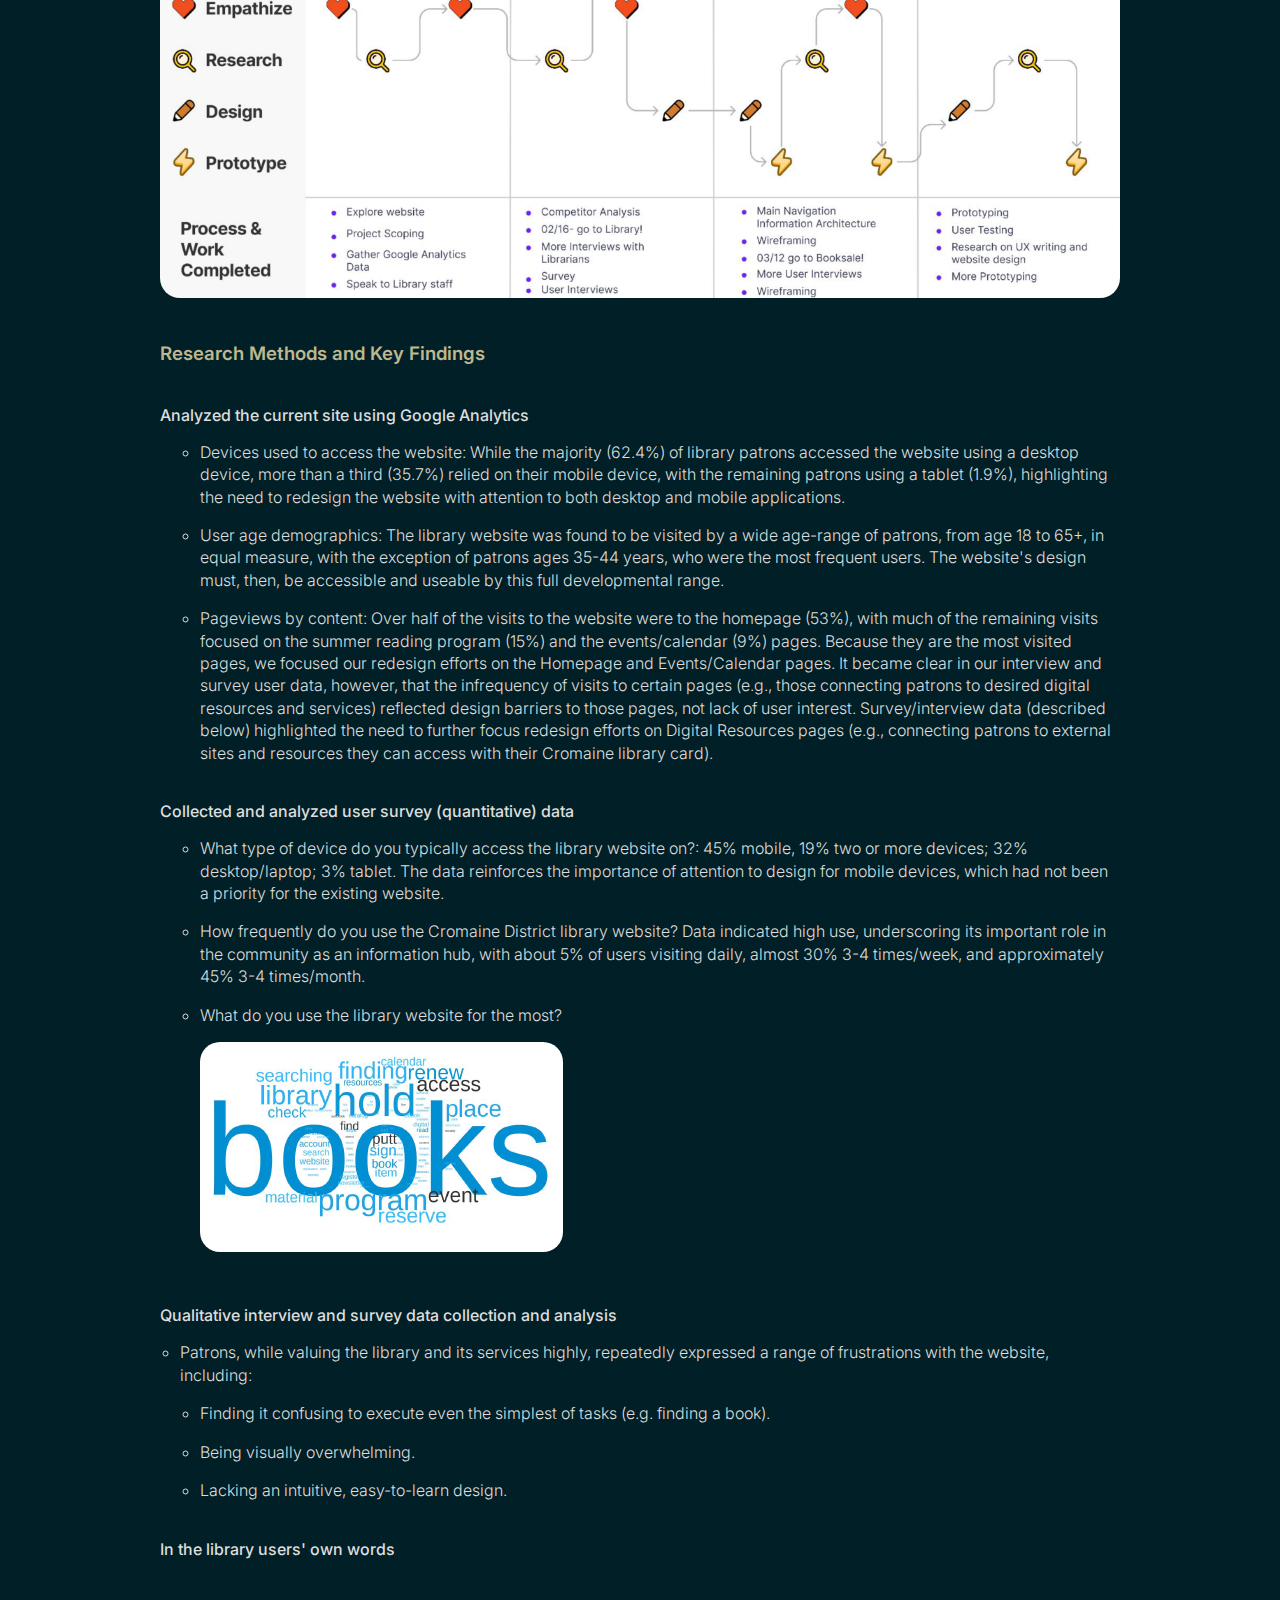
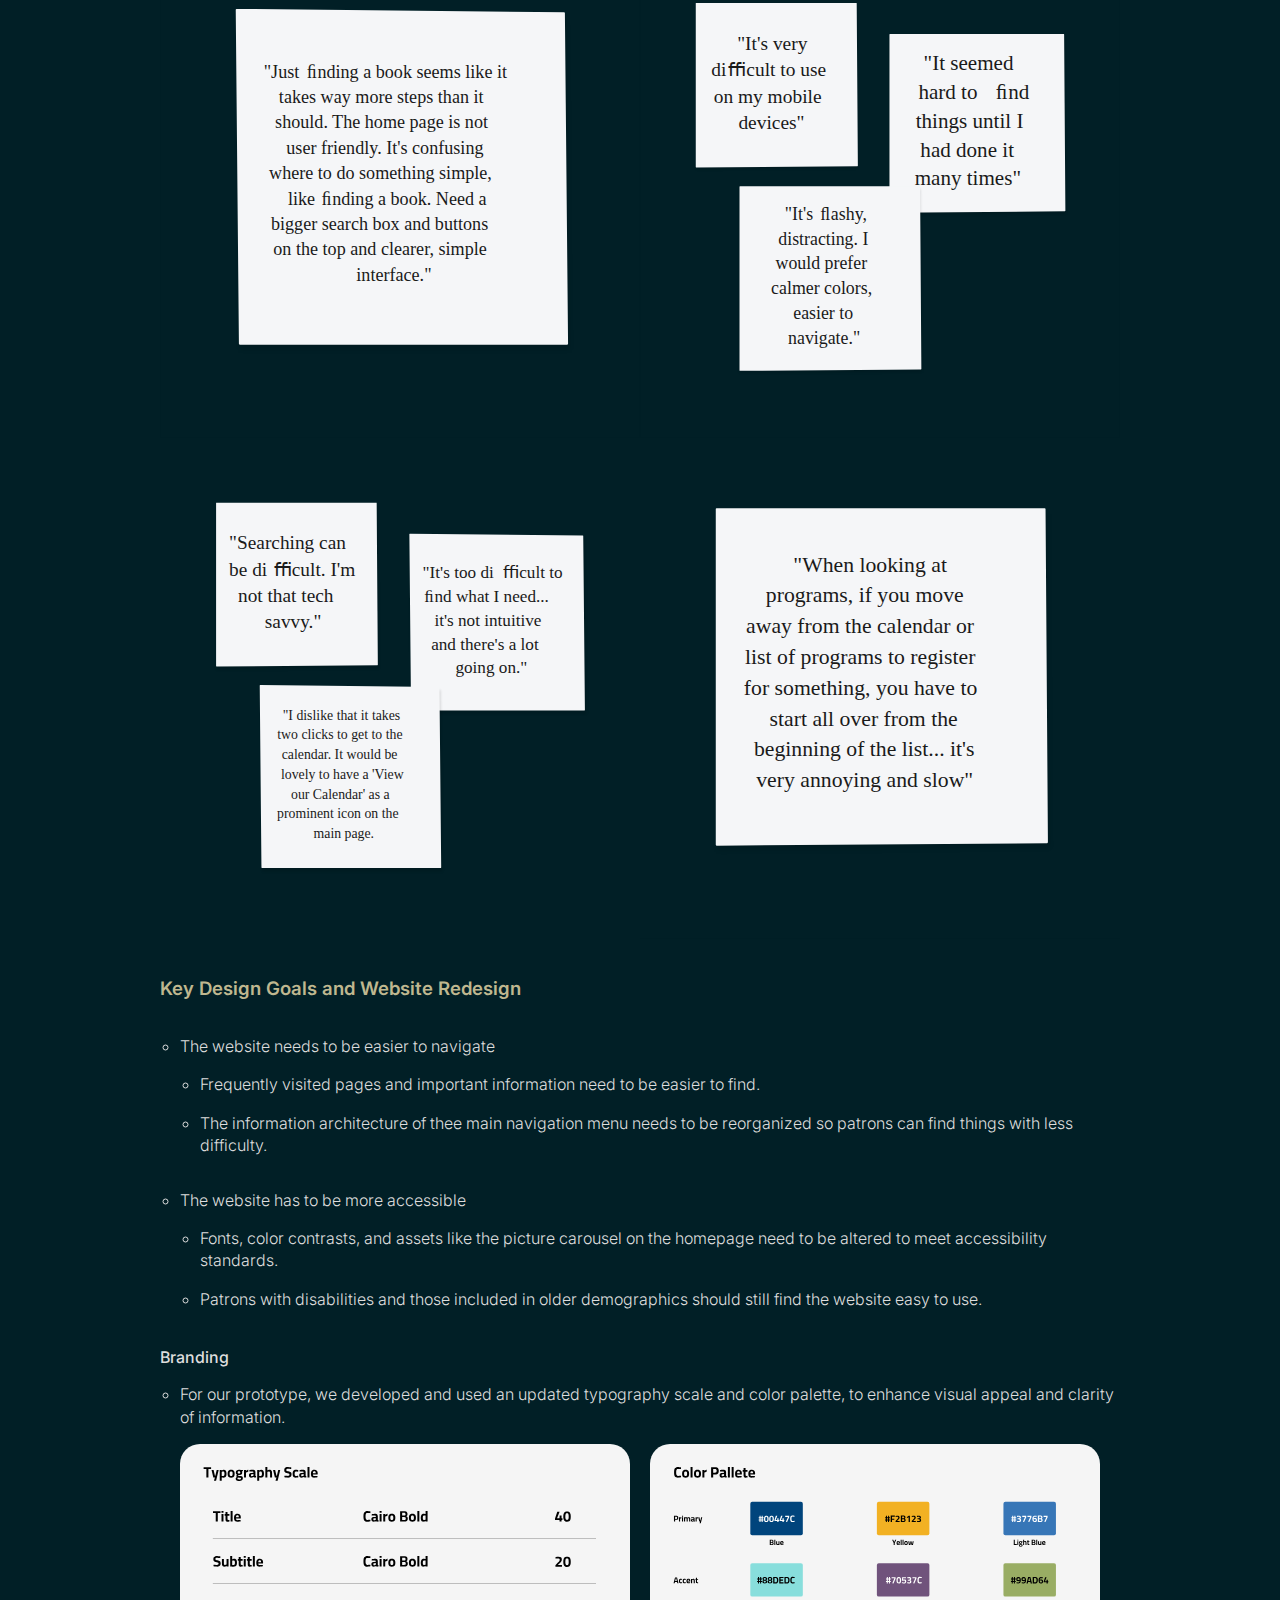
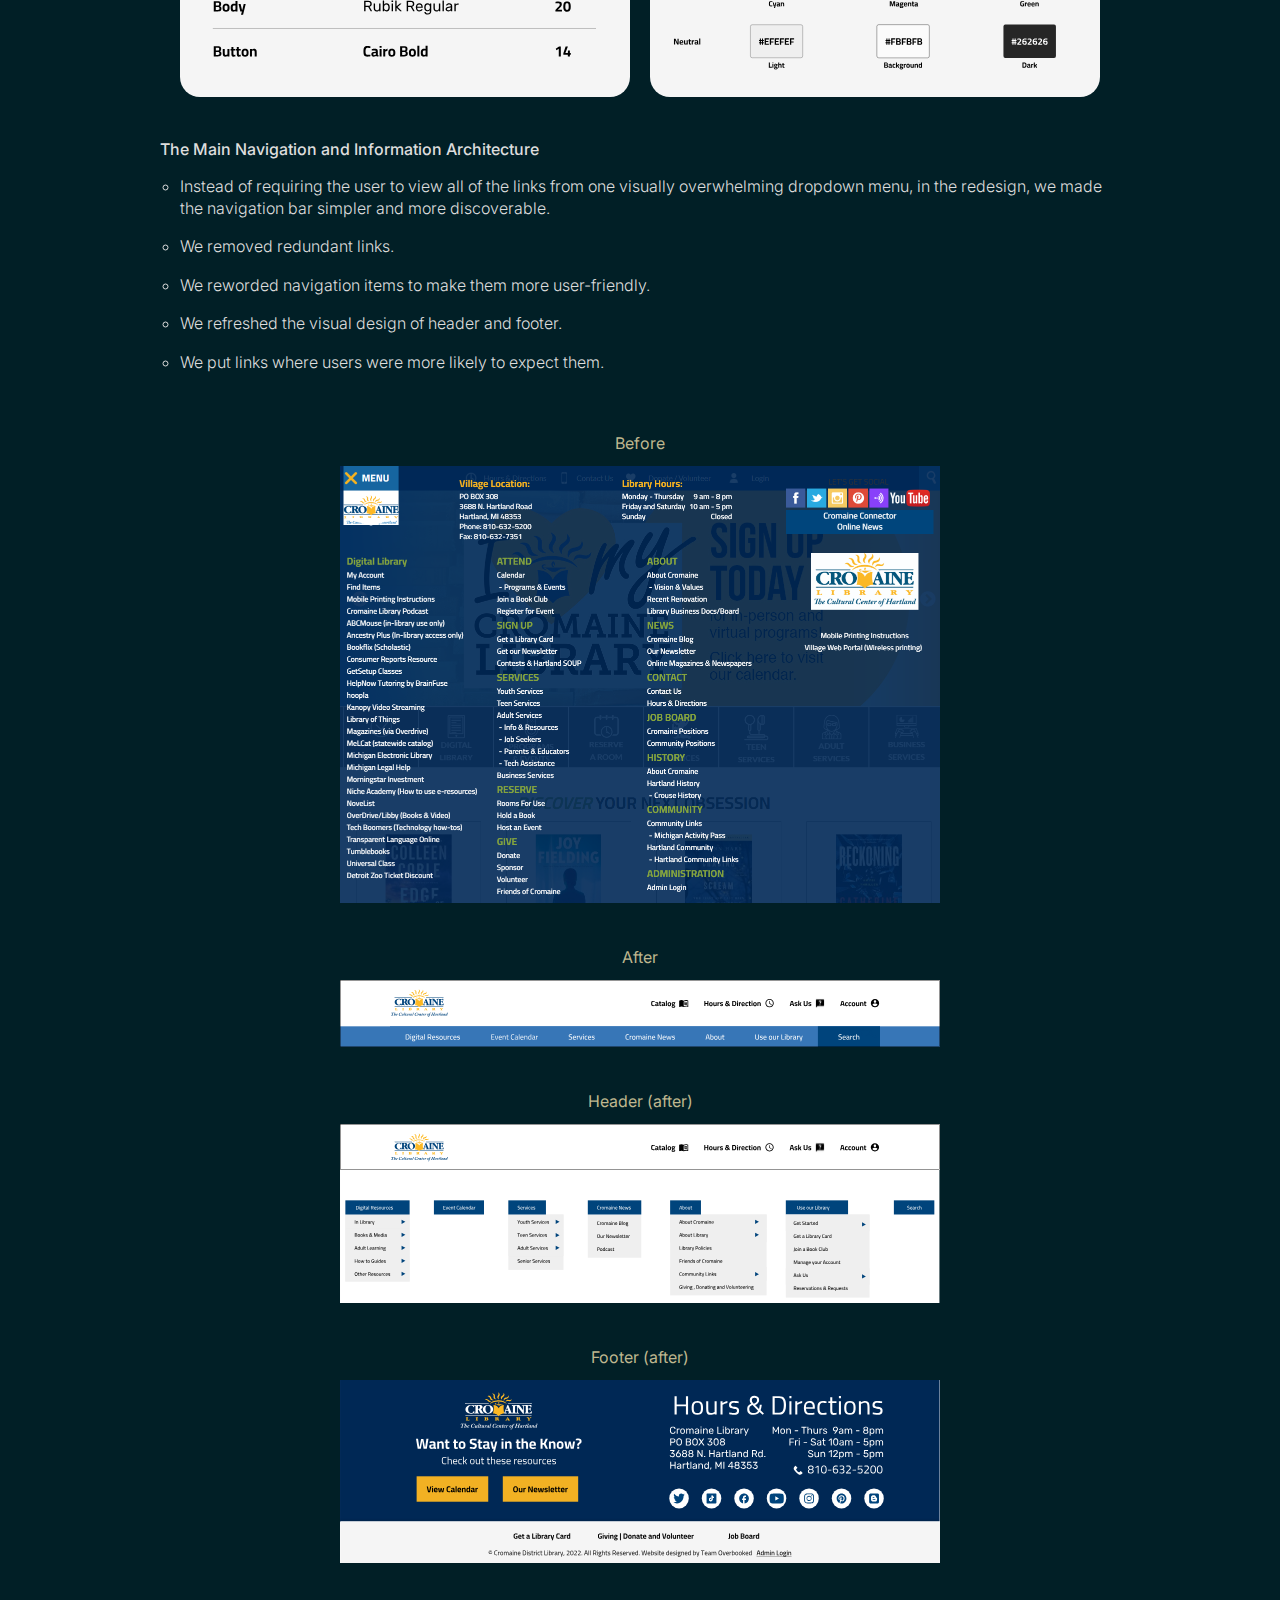
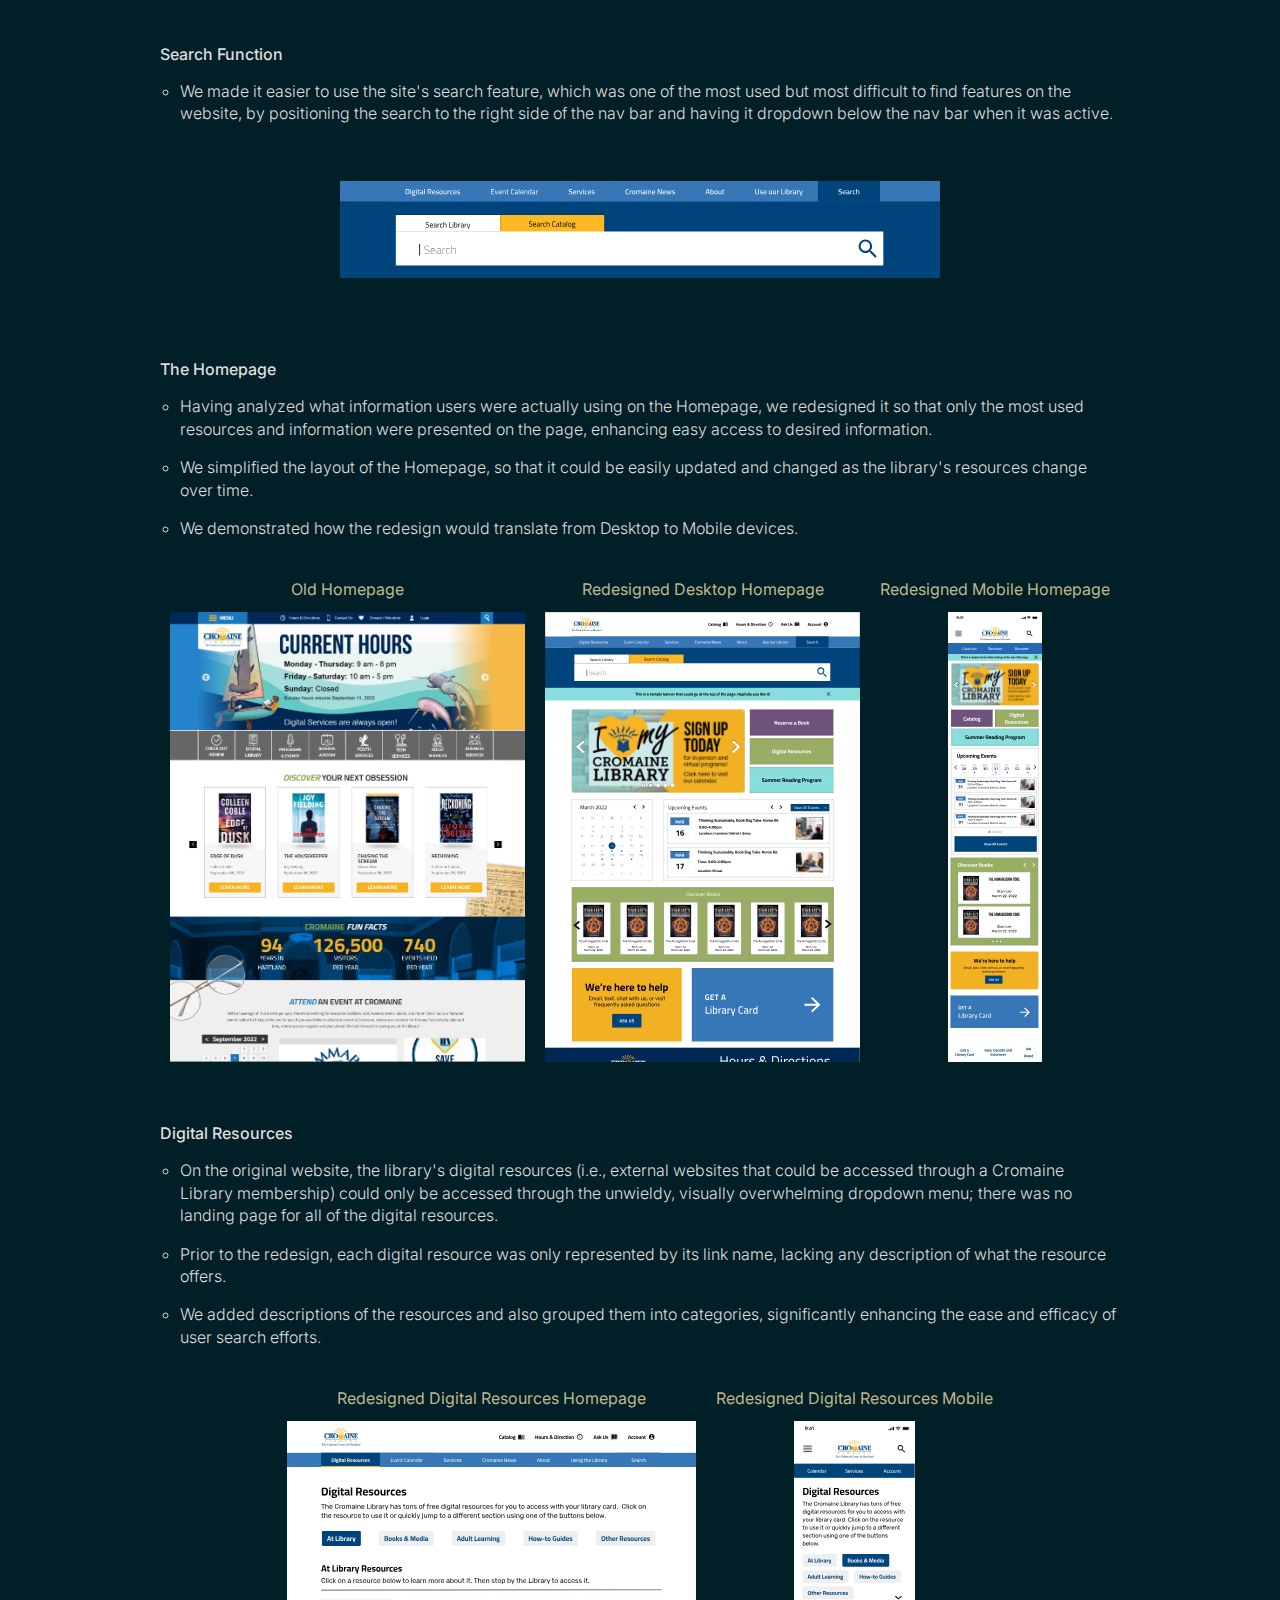
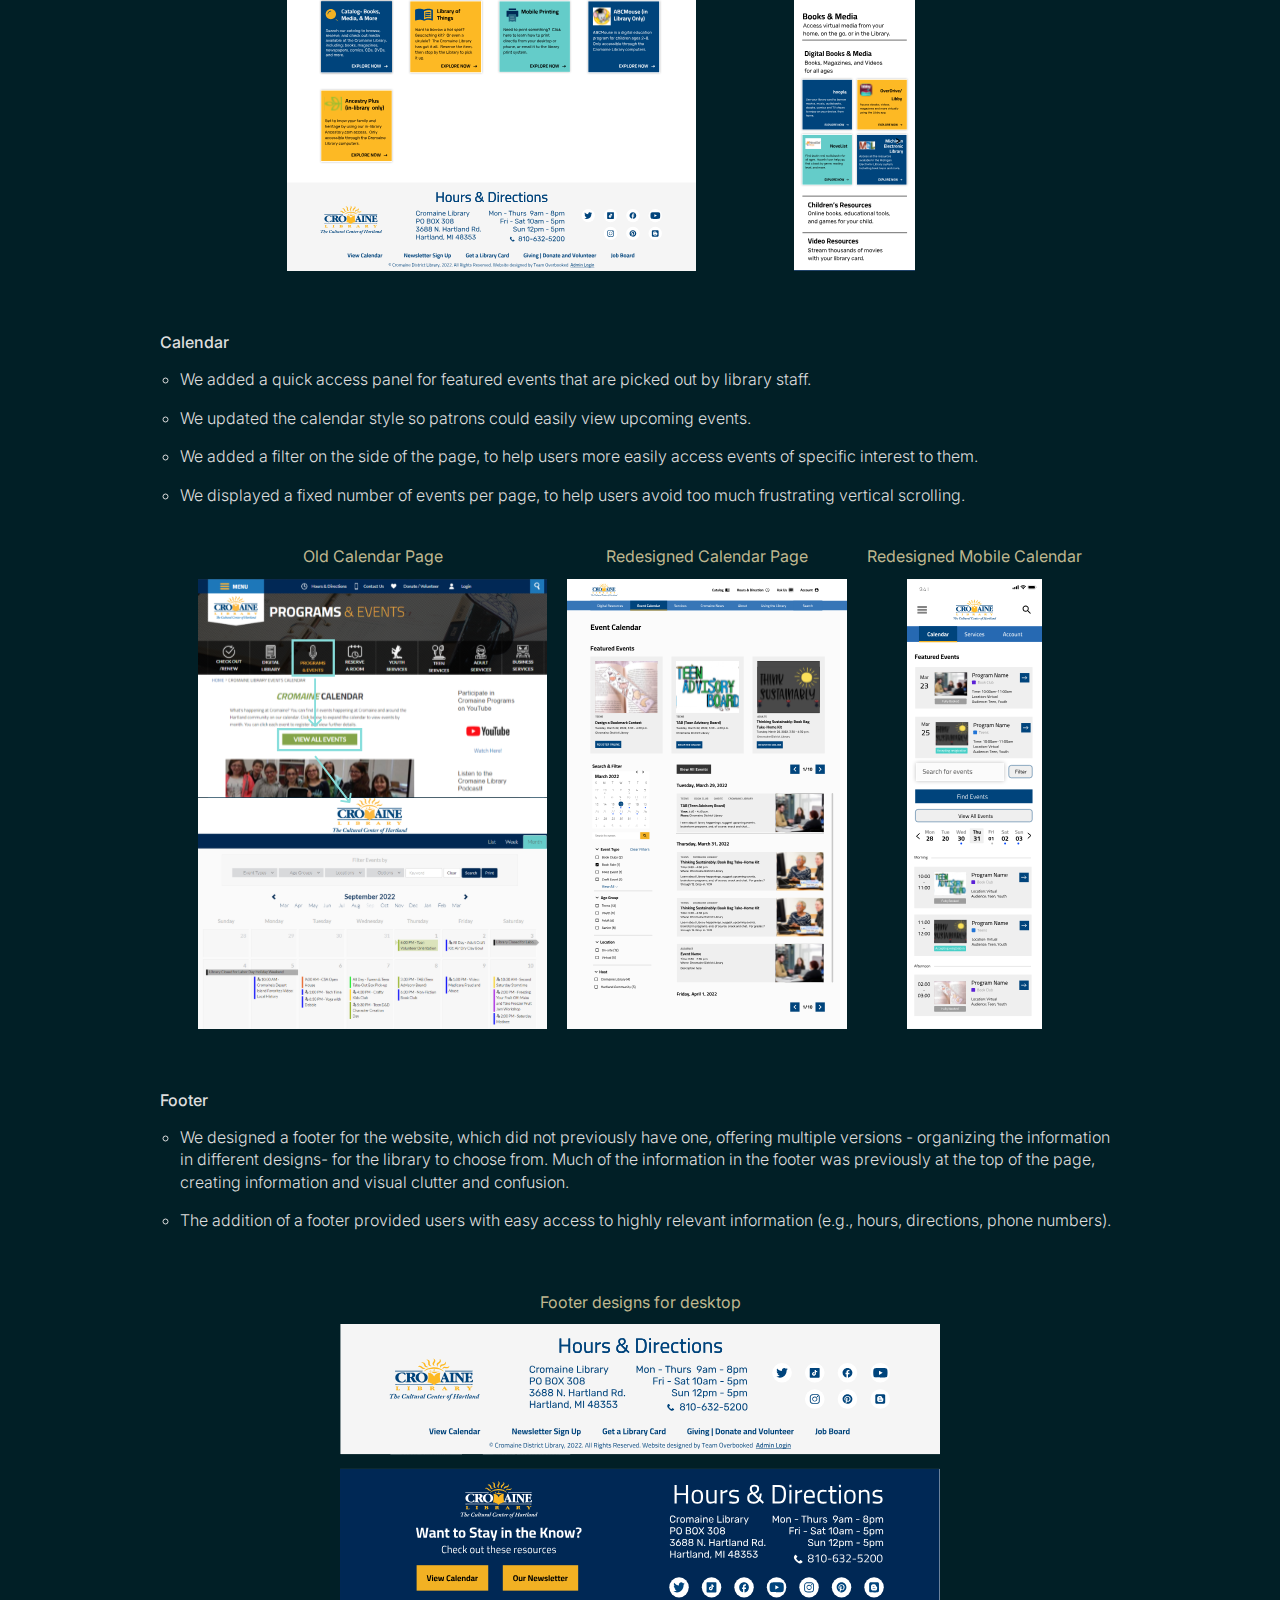
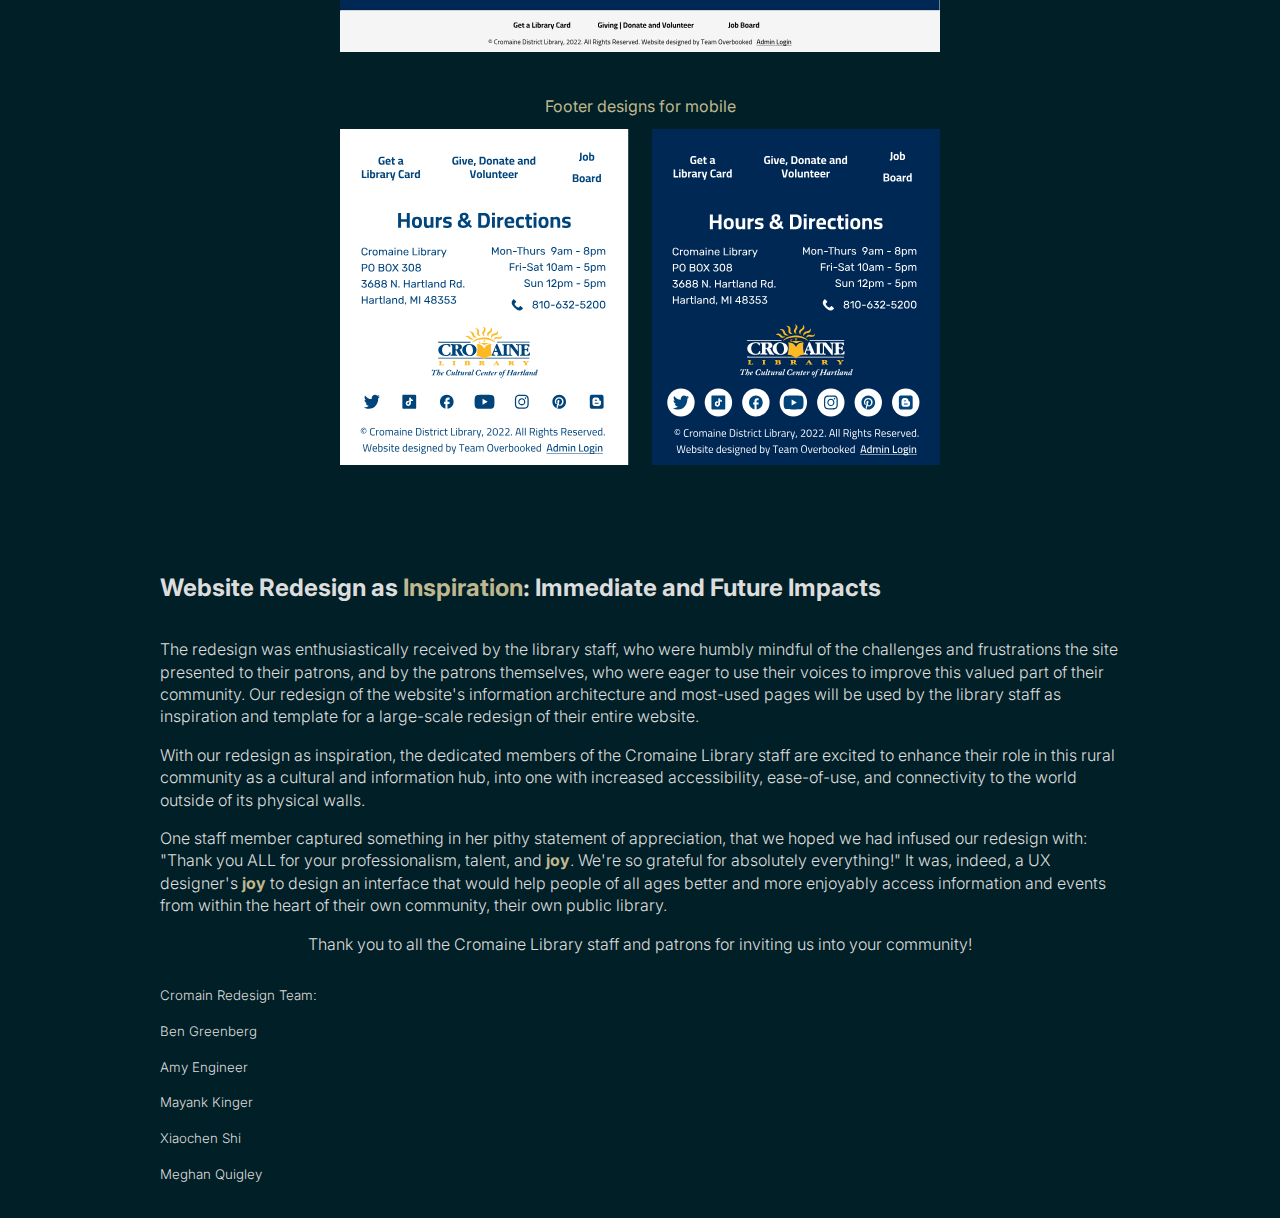
<file: cromaine.html>
<!DOCTYPE html>
<html lang="en">
<head>
    <script async src="https://www.googletagmanager.com/gtag/js?id=G-NVKT4VC6KF"></script>
    <script>
    window.dataLayer = window.dataLayer || [];
    function gtag(){dataLayer.push(arguments);}
    gtag('js', new Date());
    gtag('config', 'G-NVKT4VC6KF');
    </script>
    <meta charset="UTF-8">
    <link rel="icon" href="./images/logo.svg">
    <meta name="viewport" content="width=device-width, initial-scale=1.0">
    <link rel="stylesheet" href="./css/html5reset.css">
    <link rel="stylesheet" href="./css/style.css">
    <link rel="preconnect" href="https://fonts.googleapis.com">
    <link rel="preconnect" href="https://fonts.gstatic.com" crossorigin>
    <link href="https://fonts.googleapis.com/css2?family=Inter:wght@100;200;300;400;500;600;700;800;900&display=swap" rel="stylesheet">
    <title>Portfolio | Cromaine District Library</title>
</head>
<body class="color-theme">
    <header>
        <nav>
            <a href="./">
                <img src="./images/logo.svg" alt="logo" style="width: 60px;">
            </a>
            <div class="nav-items">
                <a href="./about.html">
                    <h3 class="about_nav">About</h3>
                </a>
                <a href="./portfolio.html">
                    <h3 class="portfolio_nav" id="portfolio_active">Portfolio</h3>
                </a>
                <!-- <a href="./contact.html">
                    <h3 class="contact_nav">Contact</h3>
                </a> -->
            </div>
        </nav>
    </header>
    <main>
        <div style="margin-top: 2.33em;" class="information color-theme case-study">
            <h1>Cromaine District Library: Website Redesign</h1>
            <p>Created a website redesign prototype of the library's website - both desktop and mobile versions - to increase ease of use, accessibility, and connectivity to the community.</p>
            <div style="margin-top: 2.33em;" class="project-overview">
                <div class="overview-component">
                    <h3>Client</h3>
                    <p>Cromaine District Library, in the semi-rural community of Hartland Michigan</p>
                </div>
                <div class="overview-component">
                    <h3>Project Type/Services</h3>
                    <p>User Needs Evaluation: UX Research and Design</p>
                </div>
                <div class="overview-component">
                    <h3>Date</h3>
                    <p>January - April 2022</p>
                </div>
                <div class="overview-component">
                    <h3>Project Roles</h3>
                    <p>Usability Researcher/Tester; UX Researcher and Designer</p>
                </div>
            </div>
            <h2>Project Overview</h2>
            <ul>
                <li>The client. a public library in a smaller semi-rural community in Michigan, which serves as the information and cultural hub of its geographic area, sought a user needs evaluation and a user experience design consultation to be able to provide the best web-based experience for the community. The current site struggled with accessibility, technical problems loading on some devices, jargony language which often frustrated patrons, and a confusing, overstimulating layout which stymied patrons in their search for information. Given the central role this public library plays in connecting citizens to information and to each other via community events and activities, it was hoped that a major-overhaul of the website would better serve all sectors of the community, from children/teens to young adults, to the elderly.</li>
                <li>The client partnered with the University of Michigan's School of Information (UMSI) Design Clinic, a competitive (via application) UX design experience, which provides small interdisciplinary teams of students the opportunity to work with clients "to seek innovative solutions to information challenges." I worked as a Needs and Usability Researcher, and UX Researcher and Designer on the project.</li>
                <li>Our team redesigned the information architecture and most-used pages of the website to make it less overwhelming, confusing, and unwieldy to navigate, enhancing its ability to connect patrons to information, events and resources outside of the library walls.                    </li>
                <li><a href="https://www.figma.com/proto/6i7Feyp2fWFmSUFMPtnoKb/Cromaine-District-Library-Redesign?page-id=0%3A1&node-id=5%3A597&viewport=219%2C632%2C0.11&scaling=min-zoom&starting-point-node-id=5%3A597&show-proto-sidebar=1" target="_blank"><u>High Fidelity Prototype &#11016;</u></a></li>
            </ul>
            <h4 style="text-align: center; color: #BFB78F; margin-bottom: 8px;">Cromaine Website Redesign: Pre and Post Redesign</h4>
            <div class="caps-images">
                <img src="./images/cromaine_images/cromaine_old_homepage.png" alt="Old Cromaine District Library Homepage">
                <img src="./images/cromaine_images/cromaine_redesigned_homepage.png" alt="Redesigned Cromaine District Library Homepage">
            </div>
            <h2>Project Execution</h2>
            <h3>Research, Design and Development Roadmap</h3>
            <img class="border-radius" style="padding:0px" src="./images/cromaine_images/cromaine_roadmap.png" alt="Research and Development Design Roadmap">
            <h3 style="margin-top: 2.33em;">Research Methods and Key Findings</h3>
            <h4>Analyzed the current site using Google Analytics</h4>
            <ul class="project-list">
                <li>Devices used to access the website: While the majority (62.4%) of library patrons accessed the website using a desktop device, more than a third (35.7%) relied on their mobile device, with the remaining patrons using a tablet (1.9%), highlighting the need to redesign the website with attention to both desktop and mobile applications.</li>
                <li>User age demographics: The library website was found to be visited by a wide age-range of patrons, from age 18 to 65+, in equal measure, with the exception of patrons ages 35-44 years, who were the most frequent users. The website's design must, then, be accessible and useable by this full developmental range.</li>
                <li>Pageviews by content: Over half of the visits to the website were to the homepage (53%), with much of the remaining visits focused on the summer reading program (15%) and the events/calendar (9%) pages. Because they are the most visited pages, we focused our redesign efforts on the Homepage and Events/Calendar pages. It became clear in our interview and survey user data, however, that the infrequency of visits to certain pages (e.g., those connecting patrons to desired digital resources and services) reflected design barriers to those pages, not lack of user interest. Survey/interview data (described below) highlighted the need to further focus redesign efforts on Digital Resources pages (e.g., connecting patrons to external sites and resources they can access with their Cromaine library card).</li>
            </ul>
            <h4>Collected and analyzed user survey (quantitative) data</h4>
            <ul class="project-list">
                <li>What type of device do you typically access the library website on?: 45% mobile, 19% two or more devices; 32% desktop/laptop; 3% tablet. The data reinforces the importance of attention to design for mobile devices, which had not been a priority for the existing website.
                </li>
                <li>How frequently do you use the Cromaine District library website? Data indicated high use, underscoring its important role in the community as an information hub, with about 5% of users visiting daily, almost 30% 3-4 times/week, and approximately 45% 3-4 times/month.</li>
                <li>What do you use the library website for the most?</li>
                <li style="list-style-type: none;"><img class="border-radius" style="padding:0px; margin-bottom:1em" src="./images/cromaine_images/cromaine-whatdoyouuselibraryfor_wordle.png" alt="Cormaine Survey Wordle"></li>
            </ul>
            <h4 style="margin-top:16px">Qualitative interview and survey data collection and analysis</h4>
            <ul class="project-list" style="padding-left: 20px;">
                <li>Patrons, while valuing the library and its services highly, repeatedly expressed a range of frustrations with the website, including:</li>
            </ul>
            <ul class="project-list" style="padding-left: 40px;">
                <li style="margin-top: 0em;">Finding it confusing to execute even the simplest of tasks (e.g. finding a book).</li>
                <li>Being visually overwhelming.</li>
                <li>Lacking an intuitive, easy-to-learn design.</li>
            </ul>
            <h4>In the library users' own words</h4>
            <div class="spaces-images">
                <img src="./images/cromaine_images/cromaine_affinity_quotes_p1.svg" alt="Cromaine Interview Quotes">
                <img src="./images/cromaine_images/cromaine_affinity_quotes_p2.svg" alt="Cromaine Interview Quotes">
            </div>
            <div class="spaces-images">
                <img src="./images/cromaine_images/cromaine_affinity_quotes_p3.svg" alt="Cromaine Interview Quotes">
                <img src="./images/cromaine_images/cromaine_affinity_quotes_p4.svg" alt="Cromaine Interview Quotes">
            </div>
            <h3>Key Design Goals and Website Redesign</h3>
            <ul class="project-list" style="padding-left: 20px;">
                <li>The website needs to be easier to navigate</li>
            </ul>
            <ul class="project-list" style="padding-left: 40px;">
                <li style="margin-top: 0em;">Frequently visited pages and important information need to be easier to find.</li>
                <li>The information architecture of thee main navigation menu needs to be reorganized so patrons can find things with less difficulty.</li>
            </ul>
            <ul class="project-list" style="padding-left: 20px;">
                <li>The website has to be more accessible</li>
            </ul>
            <ul class="project-list" style="padding-left: 40px;">
                <li style="margin-top: 0em;">Fonts, color contrasts, and assets like the picture carousel on the homepage need to be altered to meet accessibility standards.</li>
                <li>Patrons with disabilities and those included in older demographics should still find the website easy to use.</li>
            </ul>
            <h4>Branding</h4>
            <ul class="project-list" style="padding-left: 20px;">
                <li>For our prototype, we developed and used an updated typography scale and color palette, to enhance visual appeal and clarity of information.</li>
            </ul>
            <div class="caps-images">
                <img src="./images/cromaine_images/cromaine_branding_typography.svg" alt="Redesigned Typography">
                <img src="./images/cromaine_images/cromaine-branding-color-pallete.svg" alt="Redesigned Brand Colors">
            </div>
            <h4>The Main Navigation and Information Architecture</h4>
            <ul class="project-list" style="padding-left: 20px;">
                <li>Instead of requiring the user to view all of the links from one visually overwhelming dropdown menu, in the redesign, we made the navigation bar simpler and more discoverable.</li>
                <li>We removed redundant links.</li>
                <li>We reworded navigation items to make them more user-friendly.</li>
                <li>We refreshed the visual design of header and footer.</li>
                <li>We put links where users were more likely to expect them.</li>
            </ul>
            <div class="before_after">
                <div class="ba_container">
                    <p>Before</p>
                    <img src="./images/cromaine_images/cromain_main_nav_before.png" alt="Main Nav Before">
                </div>
                <div class="ba_container">
                    <p>After</p>
                    <img src="./images/cromaine_images/cromain_main_nav_after.svg" alt="Main Nav After">
                </div>
                <div class="ba_container">
                    <p>Header (after)</p>
                    <img src="./images/cromaine_images/cromaine_ia_header.svg" alt="Information Architecture for the header">
                </div>
                <div class="ba_container">
                    <p>Footer (after)</p>
                    <img src="./images/cromaine_images/cromaine_ia_footer.svg" alt="Information Architecture for the footer">
                </div>
            </div>
            <h4>Search Function</h4>
            <ul class="project-list" style="padding-left: 20px;">
                <li>We made it easier to use the site's search feature, which was one of the most used but most difficult to find features on the website, by positioning the search to the right side of the nav bar and having it dropdown below the nav bar when it was active.</li>
            </ul>
            <div class="before_after">
                <div class="ba_container">
                    <img src="./images/cromaine_images/cromain_new_search.svg" alt="Redesigned Search">
                </div>
            </div>
            <h4>The Homepage</h4>
            <ul class="project-list" style="padding-left: 20px;">
                <li>Having analyzed what information users were actually using on the Homepage, we redesigned it so that only the most used resources and information were presented on the page, enhancing easy access to desired information.</li>
                <li>We simplified the layout of the Homepage, so that it could be easily updated and changed as the library's resources change over time.</li>
                <li>We demonstrated how the redesign would translate from Desktop to Mobile devices.</li>
            </ul>
            <div class="before_after alt">
                <div class="ba_container">
                    <p>Old Homepage</p>
                    <img src="./images/cromaine_images/cromaine_homepage_old.png" alt="Old Homepage on desktop">
                </div>
                <div class="ba_container">
                    <p>Redesigned Desktop Homepage</p>
                    <img src="./images/cromaine_images/cromaine_homepage_new_desktop.svg" alt="New Homepage on Desktop">
                </div>
                <div class="ba_container">
                    <p>Redesigned Mobile Homepage</p>
                    <img src="./images/cromaine_images/cromaine_homepage_new_mobile.svg" alt="New Homepage on Mobile">
                </div>
            </div>
            <h4>Digital Resources</h4>
            <ul class="project-list" style="padding-left: 20px;">
                <li>On the original website, the library's digital resources (i.e., external websites that could be accessed through a Cromaine Library membership) could only be accessed through the unwieldy, visually overwhelming dropdown menu; there was no landing page for all of the digital resources.</li>
                <li>Prior to the redesign, each digital resource was only represented by its link name, lacking any description of what the resource offers.</li>
                <li>We added descriptions of the resources and also grouped them into categories, significantly enhancing the ease and efficacy of user search efforts.</li>
            </ul>
            <div class="before_after alt">
                <div class="ba_container">
                    <p>Redesigned Digital Resources Homepage</p>
                    <img src="./images/cromaine_images/cromaine_dr_new_desktop.svg" alt="Redesigned Digital Resources Page on Desktop">
                </div>
                <div class="ba_container">
                    <p>Redesigned Digital Resources Mobile</p>
                    <img src="./images/cromaine_images/cromaine_dr_new_mobile.svg" alt="Redesigned Digital Resources Page on Mobile">
                </div>
            </div>
            <h4>Calendar</h4>
            <ul class="project-list" style="padding-left: 20px;">
                <li>We added a quick access panel for featured events that are picked out by library staff.</li>
                <li>We updated the calendar style so patrons could easily view upcoming events.</li>
                <li>We added a filter on the side of the page, to help users more easily access events of specific interest to them.</li>
                <li>We displayed a fixed number of events per page, to help users avoid too much frustrating vertical scrolling.</li>
            </ul>
            <div class="before_after alt">
                <div class="ba_container">
                    <p>Old Calendar Page</p>
                    <img src="./images/cromaine_images/cromaine_calendar_old.svg" alt="Old Calendar on Desktop">
                </div>
                <div class="ba_container">
                    <p>Redesigned Calendar Page</p>
                    <img src="./images/cromaine_images/cromaine_calendar_new_desktop.svg" alt="New Calendar Page on Desktop">
                </div>
                <div class="ba_container">
                    <p>Redesigned Mobile Calendar</p>
                    <img src="./images/cromaine_images/cromaine_calendar_new_mobile.svg" alt="New Calendar Page on Mobile">
                </div>
            </div>
            <h4>Footer</h4>
            <ul class="project-list" style="padding-left: 20px;">
                <li>We designed a footer for the website, which did not previously have one, offering multiple versions - organizing the information in different designs- for the library to choose from. Much of the information in the footer was previously at the top of the page, creating information and visual clutter and confusion.</li>
                <li>The addition of a footer provided users with easy access to highly relevant information (e.g., hours, directions, phone numbers).</li>
            </ul>
            <div class="before_after">
                <div class="ba_container">
                    <p>Footer designs for desktop</p>
                    <img src="./images/cromaine_images/cromaine_footer_desktop.svg" alt="Footer designs for desktop">
                </div>
                <div class="ba_container">
                    <p>Footer designs for mobile</p>
                    <img src="./images/cromaine_images/cromaine_footer_mobile.svg" alt="Footer designs for mobile">
                </div>
            </div>
            <h2>Website Redesign as <span style="color: #BFB78F; font-weight: bold;">Inspiration</span>: Immediate and Future Impacts</h2>
            <ul>
                <li>The redesign was enthusiastically received by the library staff, who were humbly mindful of the challenges and frustrations the site presented to their patrons, and by the patrons themselves, who were eager to use their voices to improve this valued part of their community. Our redesign of the website's information architecture and most-used pages will be used by the library staff as inspiration and template for a large-scale redesign of their entire website.</li>
                <li>With our redesign as inspiration, the dedicated members of the Cromaine Library staff are excited to enhance their role in this rural community as a cultural and information hub, into one with increased accessibility, ease-of-use, and connectivity to the world outside of its physical walls.</li>
                <li>One staff member captured something in her pithy statement of appreciation, that we hoped we had infused our redesign with: "Thank you ALL for your professionalism, talent, and <span style="color: #BFB78F; font-weight: bold;">joy</span>. We're so grateful for absolutely everything!" It was, indeed, a UX designer's <span style="color: #BFB78F; font-weight: bold;">joy</span> to design an interface that would help people of all ages better and more enjoyably access information and events from within the heart of their own community, their own public library.</li>
                <li style="text-align:center;">Thank you to all the Cromaine Library staff and patrons for inviting us into your community!</li>
            </ul>
            <ul class="references">
                <li>Cromain Redesign Team:</li>
                <li>Ben Greenberg</li>
                <li>Amy Engineer</li>
                <li>Mayank Kinger</li>
                <li>Xiaochen Shi</li>
                <li>Meghan Quigley</li>
            </ul>
        </div>
    </main>
    <script src="./js/spaces.js"></script>
</body>
</html>
</file>
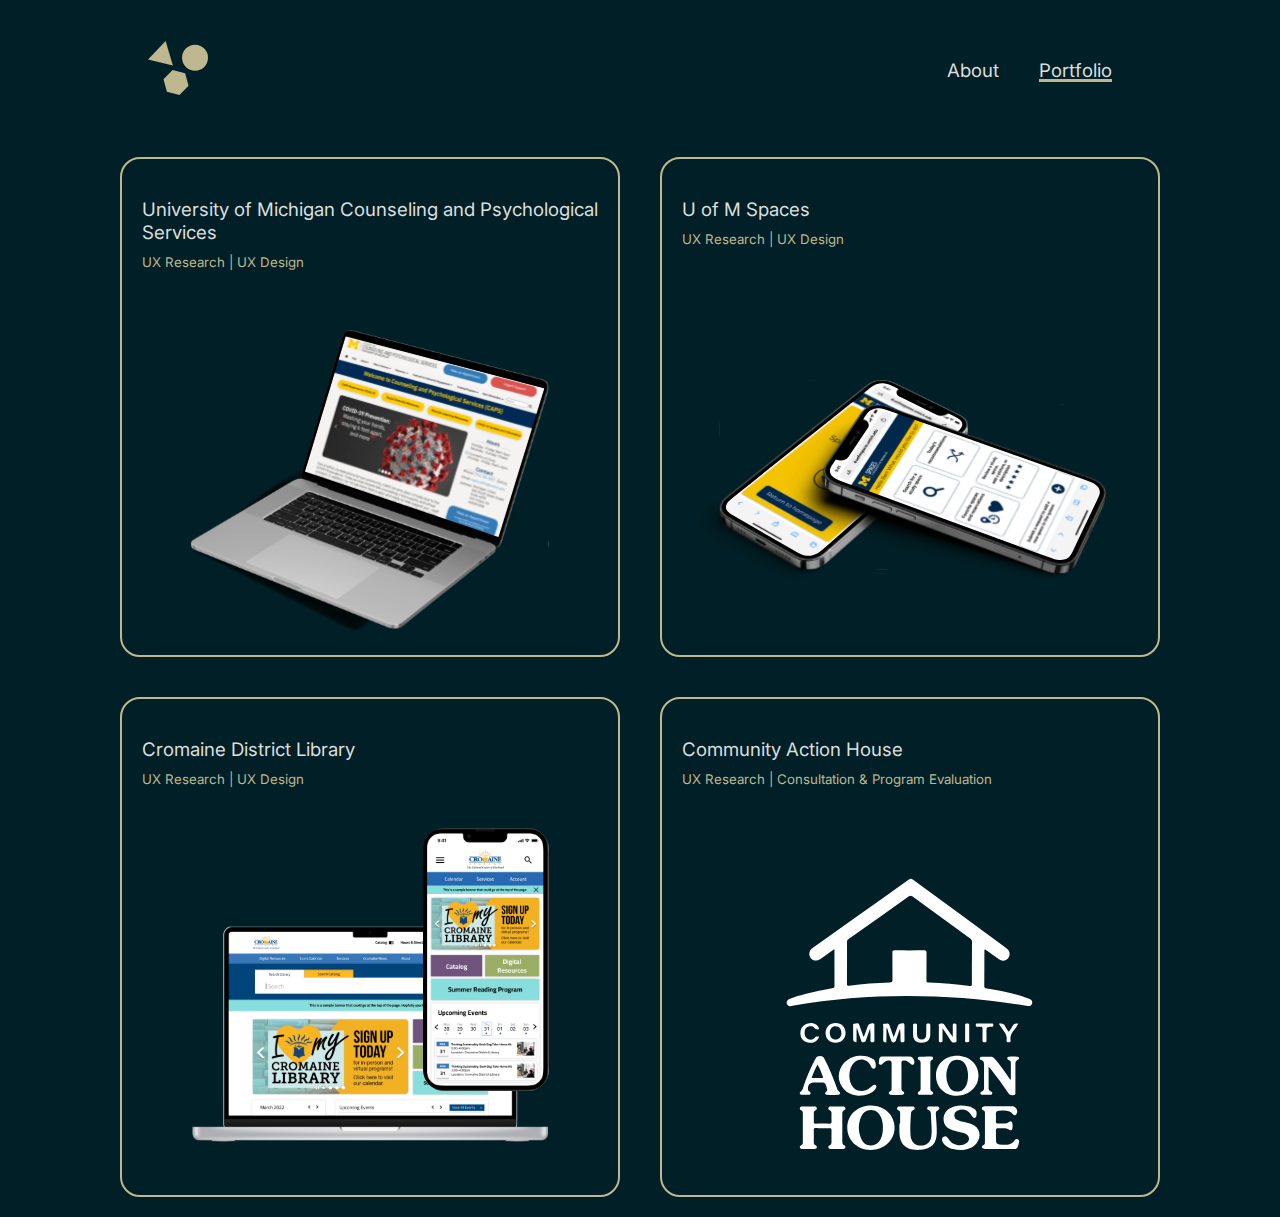
<file: portfolio.html>
<!DOCTYPE html>
<html lang="en">
<head>
    <script async src="https://www.googletagmanager.com/gtag/js?id=G-NVKT4VC6KF"></script>
    <script>
    window.dataLayer = window.dataLayer || [];
    function gtag(){dataLayer.push(arguments);}
    gtag('js', new Date());
    gtag('config', 'G-NVKT4VC6KF');
    </script>
    <meta charset="UTF-8">
    <link rel="icon" href="./images/logo.svg">
    <meta name="viewport" content="width=device-width, initial-scale=1.0">
    <link rel="stylesheet" href="./css/html5reset.css">
    <link rel="stylesheet" href="./css/style.css">
    <link rel="preconnect" href="https://fonts.googleapis.com">
    <link rel="preconnect" href="https://fonts.gstatic.com" crossorigin>
    <link href="https://fonts.googleapis.com/css2?family=Inter:wght@100;200;300;400;500;600;700;800;900&display=swap" rel="stylesheet">
    <title>Portfolio</title>
</head>
<body class="color-theme">
    <header>
        <nav>
            <a href="./">
                <img src="./images/logo.svg" alt="logo" style="width: 60px;">
            </a>
            <div class="nav-items">
                <a href="./about.html">
                    <h3 class="about_nav">About</h3>
                </a>
                <a href="./portfolio.html">
                    <h3 class="portfolio_nav" id="portfolio_active">Portfolio</h3>
                </a>
                <!-- <a href="./contact.html">
                    <h3 class="contact_nav">Contact</h3>
                </a> -->
            </div>
        </nav>
    </header>
    <main>
        <div style="margin-top: 2.33em;" class="information portfolio">
            <div class="project-container">
                <a href="./caps.html" class="project border-theme" id="CAPS">
                    <h3>University of Michigan Counseling and Psychological Services</h3>
                    <h5>UX Research | UX Design</h5>
                </a>
                <a href="./spaces.html" class="project border-theme" id="SPACES">
                    <h3>U of M Spaces</h3>
                    <h5>UX Research | UX Design</h5>
                </a>
                <a href="./cromaine.html" class="project border-theme" id="CDL">
                    <h3>Cromaine District Library</h3>
                    <h5>UX Research | UX Design</h5>
                </a>
                <a href="./cah.html" class="project border-theme" id="CAH">
                    <h3>Community Action House</h3>
                    <h5>UX Research | Consultation & Program Evaluation</h5>
                </a>
            </div>
        </div>
    </main>
    <script src="./js/portfolio.js"></script>
</body>
</html>
</file>
<file: css/style.css>
* {
    font-family: 'Inter', sans-serif;
}
.color-theme {
    background-color: #011F26;
    color: #dddddd;
}
.color-theme-home {
    background-color: #011F26;
    color: #BFB78F;
}
.border-theme {
    border: #BFB78F 2px solid;
}
.border-radius {
    border-radius: 20px;
}
a {
    text-decoration: none;
}
a, a:link, a:visited, a:hover, a:active {
    color: #dddddd;
}
.homepage a, .homepage a:link, .homepage a:visited, .homepage a:hover, .homepage a:active {
    color: #BFB78F;
}
img {
    padding-bottom: 20px;
}
li {
    font-weight: 300;
    margin-top: 1em;
    margin-bottom: 1em;
    line-height: 1.4rem;
}
h1 {
    display: block;
    font-size: 2em;
    margin-top: 0.67em;
    margin-bottom: 0.67em;
    margin-left: 0;
    margin-right: 0;
    font-weight: bold;
}
h2 {
    display: block;
    font-size: 1.5em;
    margin-top: 2em;
    /* margin-top: 0.83em; */
    margin-bottom: 0.83em;
    margin-left: 0;
    margin-right: 0;
    font-weight: bold;
}
.h2_first {
    margin-top: .83em;
}
.contact_body h2 {
    margin-top: .83em;
}
h3 {
    display: block;
    font-size: 1.17em;
    margin-top: 1em;
    margin-bottom: 1em;
    margin-left: 0;
    margin-right: 0;
    font-weight: bold;
}
h4 {
    display: block;
    font-size: 1em;
    margin-top: 1.33em;
    /* margin-bottom: 1.33em; */
    margin-left: 0;
    margin-right: 0;
    font-weight: bold;
}
h5 {
    display: block;
    font-size: .83em;
    margin-top: 1.67em;
    margin-bottom: 1.67em;
    margin-left: 0;
    margin-right: 0;
    font-weight: bold;
}
h6 {
    display: block;
    font-size: .67em;
    margin-top: 2.33em;
    margin-bottom: 2.33em;
    margin-left: 0;
    margin-right: 0;
    font-weight: bold;
}
p {
    font-weight: 300;
    font-size: 1em;
    line-height: 1.8rem;
}
.homepage h1 {
    margin: 0px;
    font-weight: bold;
    text-align: center;
}
.homepage h2 {
    margin: 0px;
    font-weight: normal;
    text-align: center;
}
.homepage h3 {
    margin: 0px;
    font-weight: bold;
}
.homepage {
    display: flex;
    height: 100vh;
    width: 100vw;
    flex-direction: column;
}
.home-body {
    height: 25%;
    min-height: 200px;
    display: flex;
    justify-content: center;
    align-items: stretch;
    margin: 50px;
}
.home-header {
    flex-grow: 1;
    display: flex;
    flex-direction: column;
    align-items: center;
    justify-content: center;
}
.home-header h3 {
    padding-top: 10px;
}
.home-nav {
    height: 75%;
    min-height: 200px;
    display: flex;
    justify-content: center;
    margin-left: 50px;
    margin-right: 50px;
    margin-bottom: 50px;
    align-items: stretch;
}
.home-about {
    width: 50vw;
    /* width: 33vw; */
    margin-right: 50px;
    border-radius: 20px;
    display: flex;
    flex-direction: column;
    align-items: center;
    justify-content: center;
}
.home-portfolio {
    width: 50vw;
    border-radius: 20px;
    display: flex;
    flex-direction: column;
    align-items: center;
    justify-content: center;
}
/* .home-contact {
    width: 33vw;
    margin-left: 50px;
    border-radius: 20px;
    display: flex;
    flex-direction: column;
    align-items: center;
    justify-content: center;
    border: #BFB78F 2px solid;
} */

nav {
    min-height: 100px;
    display: flex;
    justify-content: space-between;
    align-items: center;
    padding-left: 10vw;
    padding-right: 10vw;
    margin: 20px;
    margin-bottom: 0px;
}
#about_active, #portfolio_active, #contact_active{
    text-decoration: underline solid #BFB78F 3px;
}
.about_nav:hover, .portfolio_nav:hover, .contact_nav:hover {
    text-decoration: underline solid #BFB78F 2px;
}
nav img {
    padding-bottom: 0px;
}
nav h3 {
    margin: 20px;
    font-weight: normal;
}
.nav-items {
    display: flex;
}
.information {
    display: flex;
    flex-direction: column;
    min-height: 800px;
    max-width: 1000px;
    margin-bottom: 20px;
    margin-left: auto;
    margin-right: auto;
    padding-left: 20px;
    padding-right: 20px;
}
.portfolio {
    padding-left: 5vw;
    padding-right: 5vw;
    max-width: 1500px;
}
.contact_body h1, .information h1 {
    text-align: center;
}
.intro-paragraph {
    display: grid;
    grid-template-columns: 1fr 1fr;
    grid-template-rows: auto;
}
.intro-paragraph img {
    width: 65%;
}
.information h3, .information h5, .download h4 {
    font-weight: normal;
}
.education {
    display: flex;
    column-gap: 20px;
    margin-bottom: 20px;
}
.education img {
    max-height: 50px;
    padding-bottom: 0px;
}
.education-text {
    display: flex;
    flex-direction: column;
}
.education-text h3 {
    margin: 0px;
}
.education-text p {
    color: #BFB78F;
}
#headshot {
    display: block;
    margin-left: auto;
    margin-right: auto;
    max-height: 300px;
    border-radius: 20px;
    padding-bottom: 0px;
}
.download-button {
    display: flex;
    width: 100%;
    align-items: center;
    justify-content: center;
    padding-top: 40px;
    padding-bottom: 30px;
}
.download {
    display: flex;
    align-items: center;
    justify-content: center;
    text-align: center;
    padding: 15px;
    width: 100%;
    border-radius: 20px;
}
.download img {
    max-height: 25px;
    padding-bottom: 0px;
    padding-right: 10px;
}
.logos img {
    max-height: 100px;
    padding-right: 20px;
}
.contact_body {
    height: calc(100vh - 140px);
    min-height: 500px;
    display: flex;
    justify-content: center;
    align-items: center;
    flex-direction: column;
    margin-left: 20px;
    margin-right: 20px;
    margin-bottom: 20px;
    padding-left: 10vw;
    padding-right: 10vw;
}
.contact_info {
    flex-grow: 1;
    display: flex;
    flex-direction: column;
    justify-content: space-around;
    align-items: center;
}
.contact_content {
    display: flex;
    justify-content: center;
    align-items: center;
}
.contact_content img{
    padding: 0px;
    padding-right: 20px;
    height: 40px;
}
/* ------------------------------------------------- */
.project-container {
    display: flex;
    flex-wrap: wrap;
    align-items: center;
    justify-content: center;
    row-gap: 40px;
    column-gap: 40px;
}
.project-container h3 {
    margin-bottom: 10px;
}
.project-container h5 {
    margin-top: 0px;
    color: #BFB78F;
}
.project {
    display: flex;
    align-items: flex-start;
    justify-content: flex-start;
    flex-direction: column;
    width: 500px;
    height: 500px;
    background-size: 500px;
    border-radius: 20px;
    padding: 20px;
    background-position: center;
    background-color: #011F26;
}
#CAPS {
    background-image: url("../images/portfolio_images/caps_bg.svg");
}
#SPACES {
    background-image: url("../images/portfolio_images/spaces_bg.svg");
}
#CDL {
    background-image: url("../images/portfolio_images/cromaine_bg.svg");
}
#CAH  {
    background-image: url("../images/portfolio_images/cah_bg.svg");
}
.project-overview {
    width: 100%;
    display: flex;
    justify-content: space-around;
    column-gap: 20px;
    row-gap: 20px;
}
.project-overview h3 {
    color: #BFB78F;
    font-weight: bold;
}
.overview-component {
    min-width: 150px;
    max-width: 200px;
    text-align: center;
    display: flex;
    flex-direction: column;
}
.case-study h3 {
    color: #BFB78F;
    font-weight: 600;
}
.case-study h4 {
    color: #dddddd;
    font-weight: 500;
}
.spaces-images {
    display: flex;
    flex-wrap: wrap;
    justify-content: space-around;
    align-items: center;
}
.spaces-images img {
    max-height: 500px;
    max-width: 480px;
}
.project-list {
    list-style-position: inside;
    list-style: circle;
    margin: 0;
    padding-left: 40px;
}
.references {
    list-style: none;
    padding: 0px;
    font-size: .83em;
}
.persona-dropdown {
    display: flex;
    flex-direction: column;
    justify-content: space-around;
    row-gap: 20px;
    margin-left: 1.33em;
    margin-right: 1.33em;
}
.persona-dropdown h4 {
    color: #dddddd;
    font-weight: normal;
    margin: 20px;
}
.persona-dropdown h2 {
    margin: 20px;

}
.persona-toggle {
    width: 100%;
    display: flex;
    justify-content: space-between;
    align-items: center;
}
.persona-toggle:hover {
    cursor: pointer;
}
.center {
    display: block;
    margin-left: auto;
    margin-right: auto;
}
.dropdown {
    border-radius: 10px;
    border: #BFB78F 2px solid;
    padding: 10px;
}
.dropdown img {
    padding: 0px;
}
.cah-graphic {
    display: flex;
    justify-content: center;
    width: 100%;
    max-width: 100%;
}
.cah-graphic img {
    width: 100%;
    max-width: 750px;
    border-radius: 20px;
    padding: 0px;
}
.caps-images {
    display: flex;
    flex-wrap: wrap;
    justify-content: center;
    padding-bottom: 20px;
    column-gap: 20px;
    row-gap: 20px;
}
.caps-images img {
    width: 450px;
    max-height: 300px;
    border-radius: 20px;
    padding-bottom: 0px;
}
.before_after {
    display: flex;
    flex-wrap: wrap;
    flex-direction: column;
    justify-content: center;
    align-items: center;
    padding: 20px;
    column-gap: 20px;
    row-gap: 40px;
    margin-top: 20px;
    margin-bottom: 40px;
}
.before_after img {
    width: 600px;
    padding-bottom: 0px;
    border-radius: 0px
}
.alt {
    flex-direction: row;
    padding: 0px;
}
.alt img{
    width: auto;
    max-height: 450px;
}
.ba_container {
    display: flex;
    flex-direction: column;
    align-items: center;
}
.ba_container p {
    color: #BFB78F;
    font-weight: normal;
    margin-bottom: 8px;
}
@media only screen and (max-width: 1000px) {
    .home-header {
        padding: 10px;
    }
    .home-body {
        margin: 20px;
        height: 30%;
    }
    .home-nav {
      flex-direction: column;
      margin:20px;
      margin-top: 0px;
      height: 70%;
    }
    .home-about {
        margin-right: 0px;
        width: 100%;
        flex-grow: 1;
        margin-bottom: 20px;
    }
    .home-portfolio {
        width: 100%;
        flex-grow: 1;
    }
    .home-contact {
        margin-left: 0px;
        width: 100%;
        flex-grow: 1;
        margin-top: 20px;
    }
    .homepage img {
        width: 10vw;
    }
    .intro-paragraph {
        grid-template-columns: auto;
    }
    .intro-paragraph img {
        margin-top: 20px;
        width: auto;
    }
  }
@media only screen and (max-width: 600px) {
    .project {
        width: 375px;
        height: 375px;
    }
    #CAPS, #SPACES, #CAH, #CDL {
        background-size: 375px;
    }
    #CAPS:hover, #SPACES:hover, #CAH:hover, #CDL:hover {
        background-size: 400px;
    }
}
@media only screen and (max-width: 750px) {
    nav {
        margin: 0px;
        justify-content: space-around;
        padding-left: 0vw;
        padding-right: 0vw;
    }
    .download {
        width: inherit;
    }
    .contact_body {
        height: calc(100vh - 181.02px);
    }
    .contact_content {
        display: flex;
        justify-content: center;
        align-items: center;
        flex-direction: column;
    }
    .contact_content img{
        padding-right: 0px;
    }
    .project-overview {
        flex-direction: column;
    }
    .overview-component {
        max-width: none;
    }
}
@media only screen and (max-width: 500px) {
    .spaces-images img {
        max-height: 350px;
    }
}
@media only screen and (max-width: 380px) {
    .contact_content h2 {
        font-size: 1.17em;
    }
}
</file>
